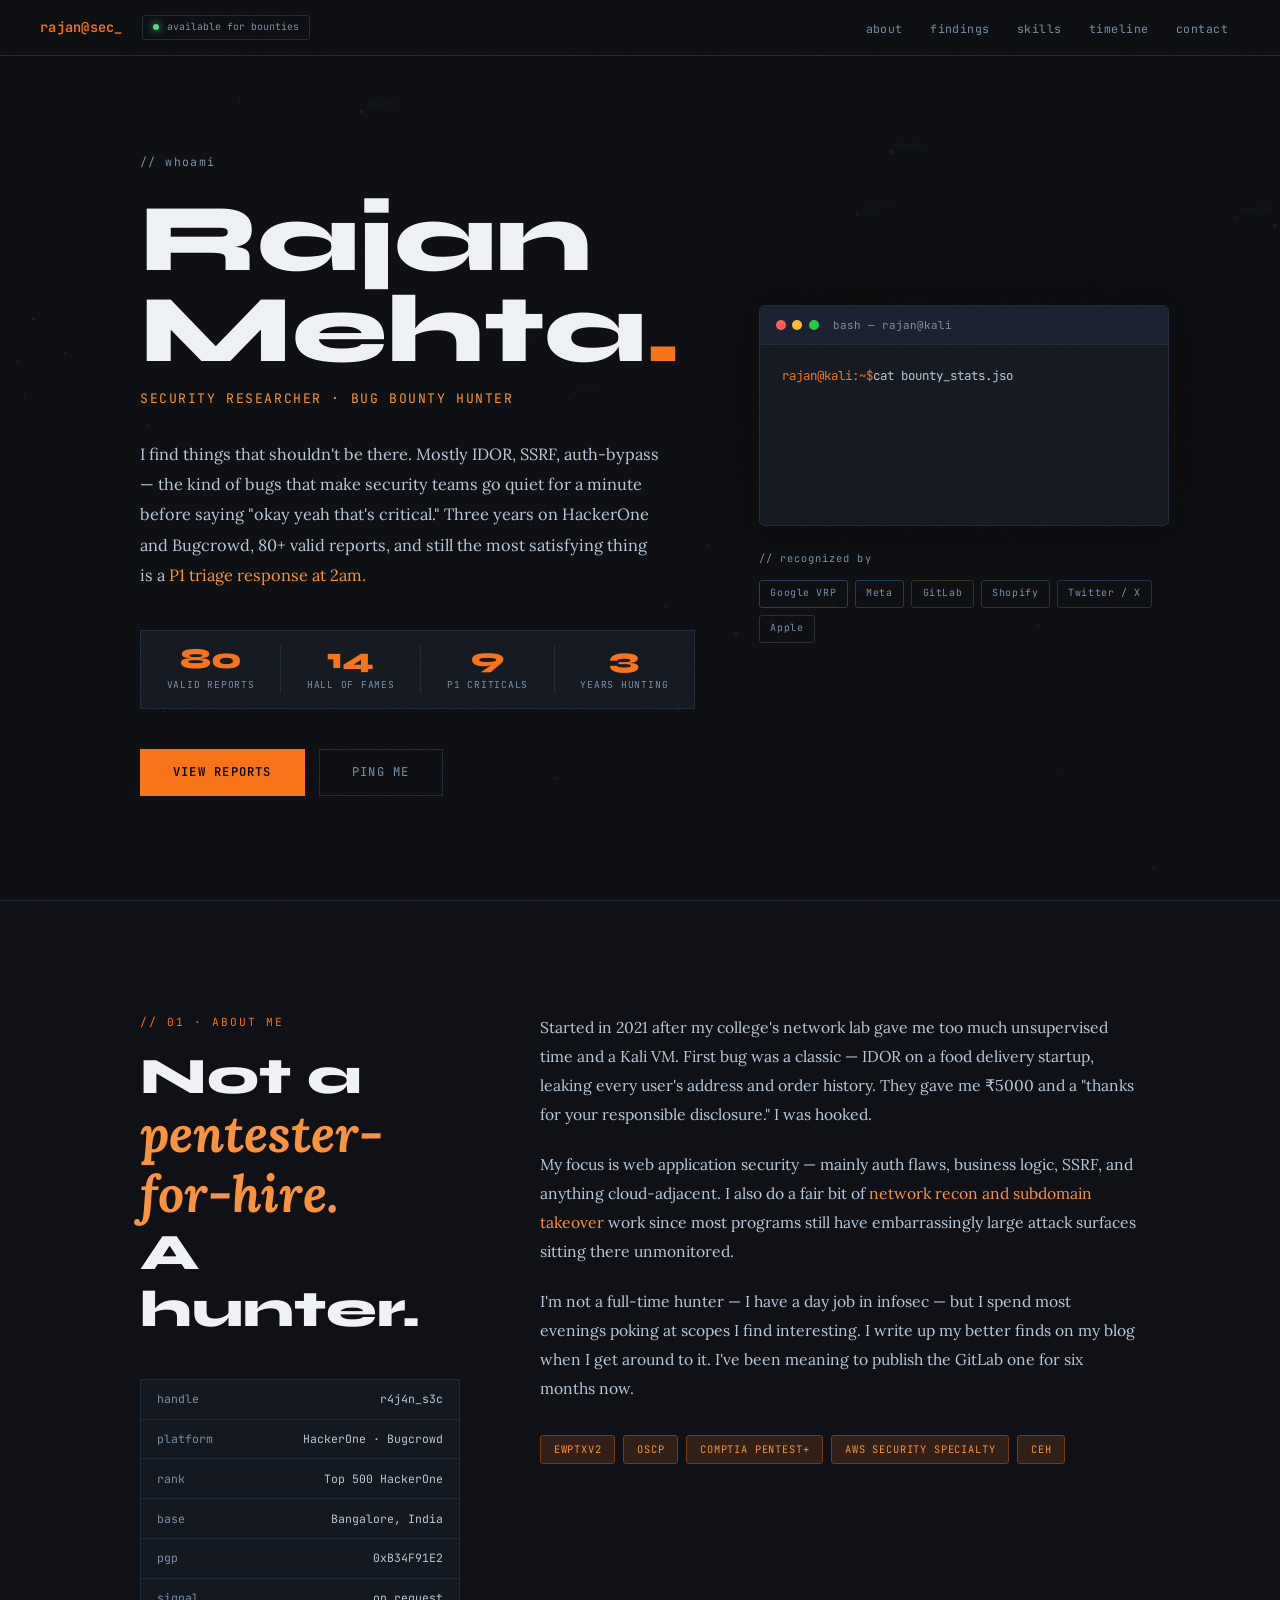
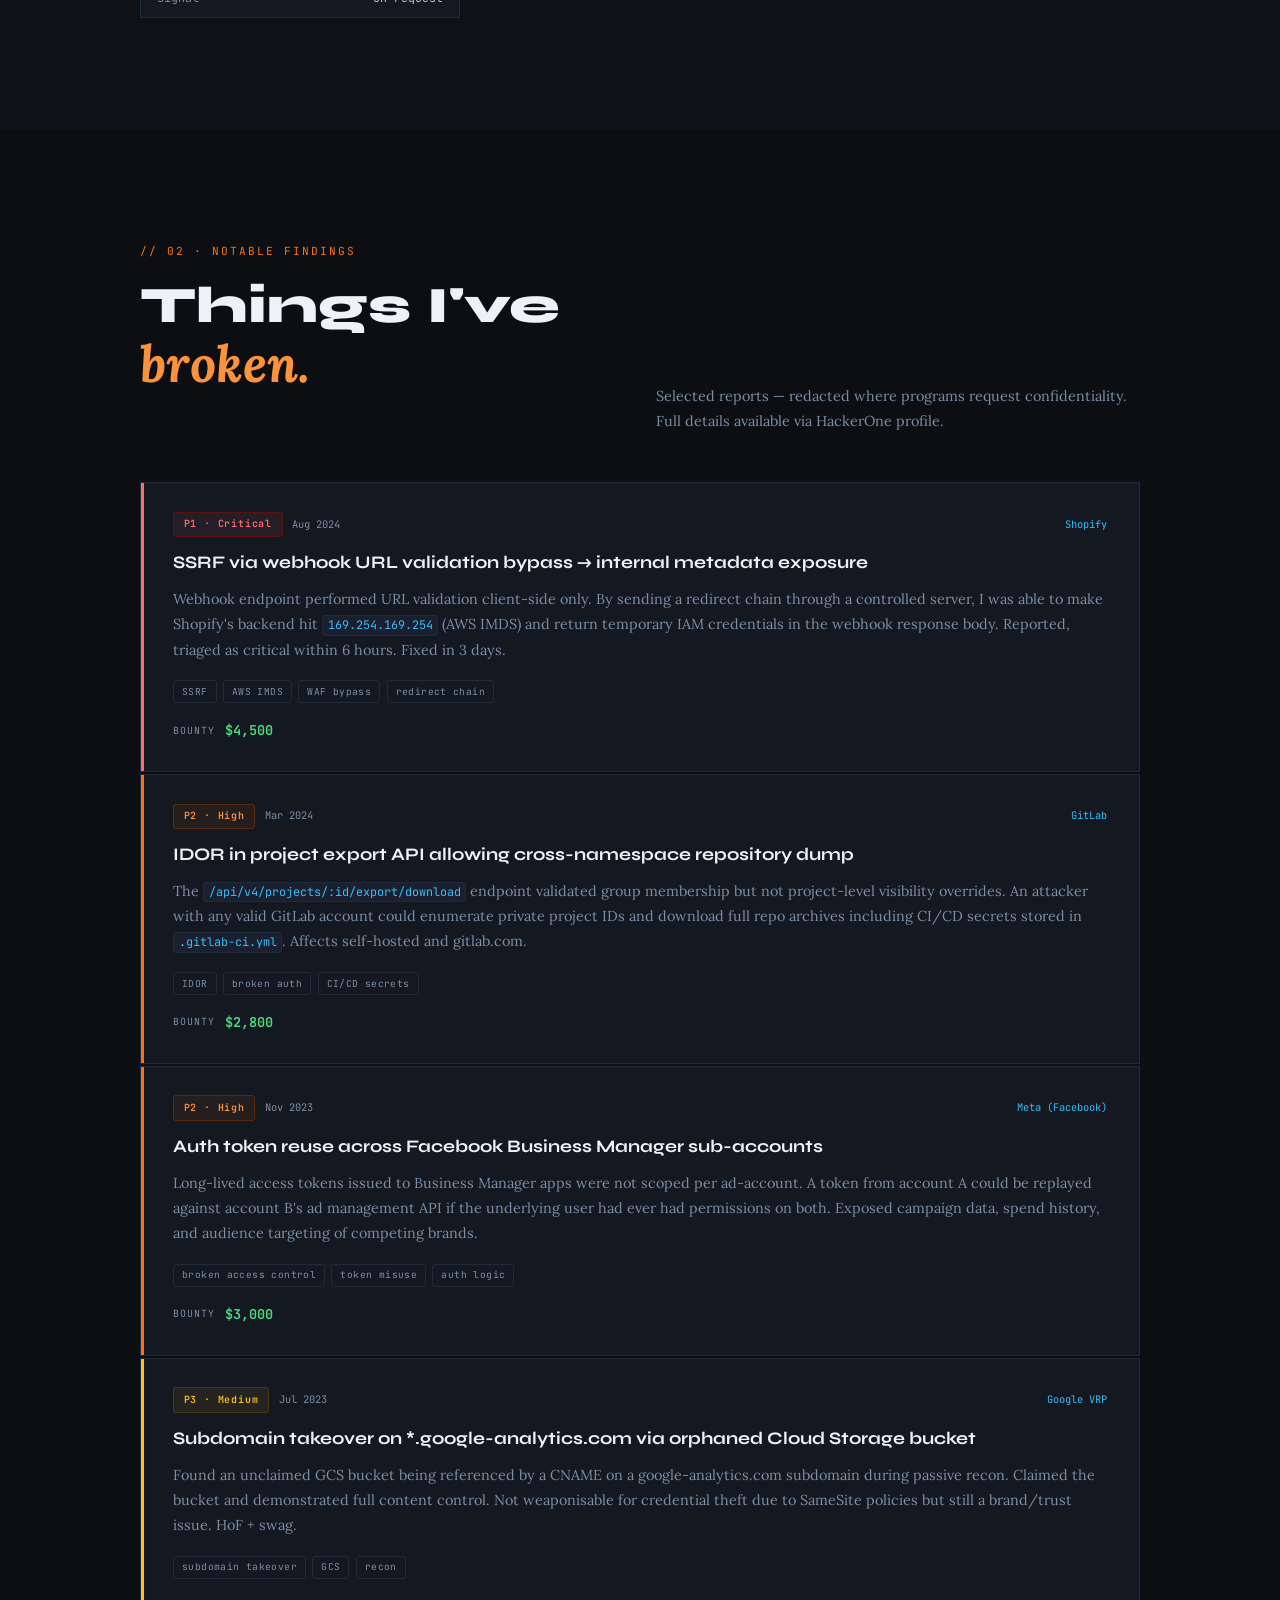
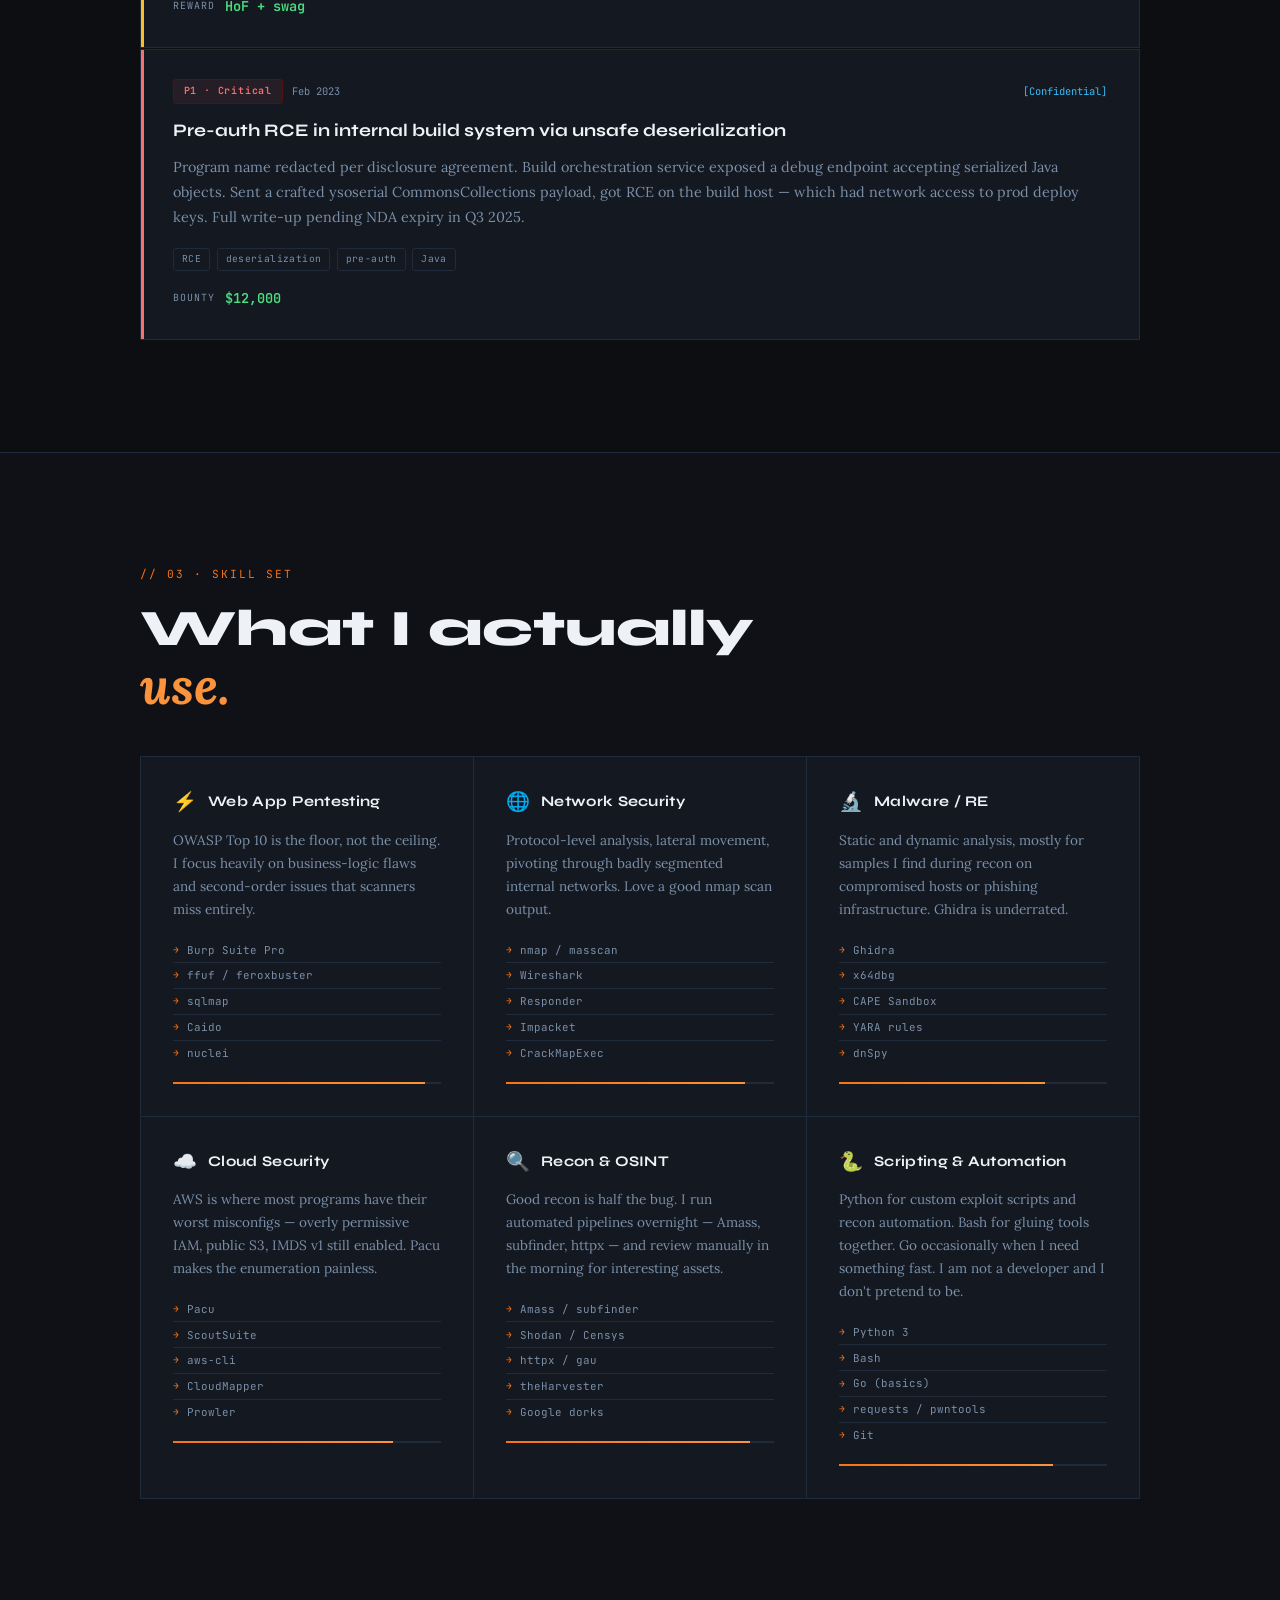
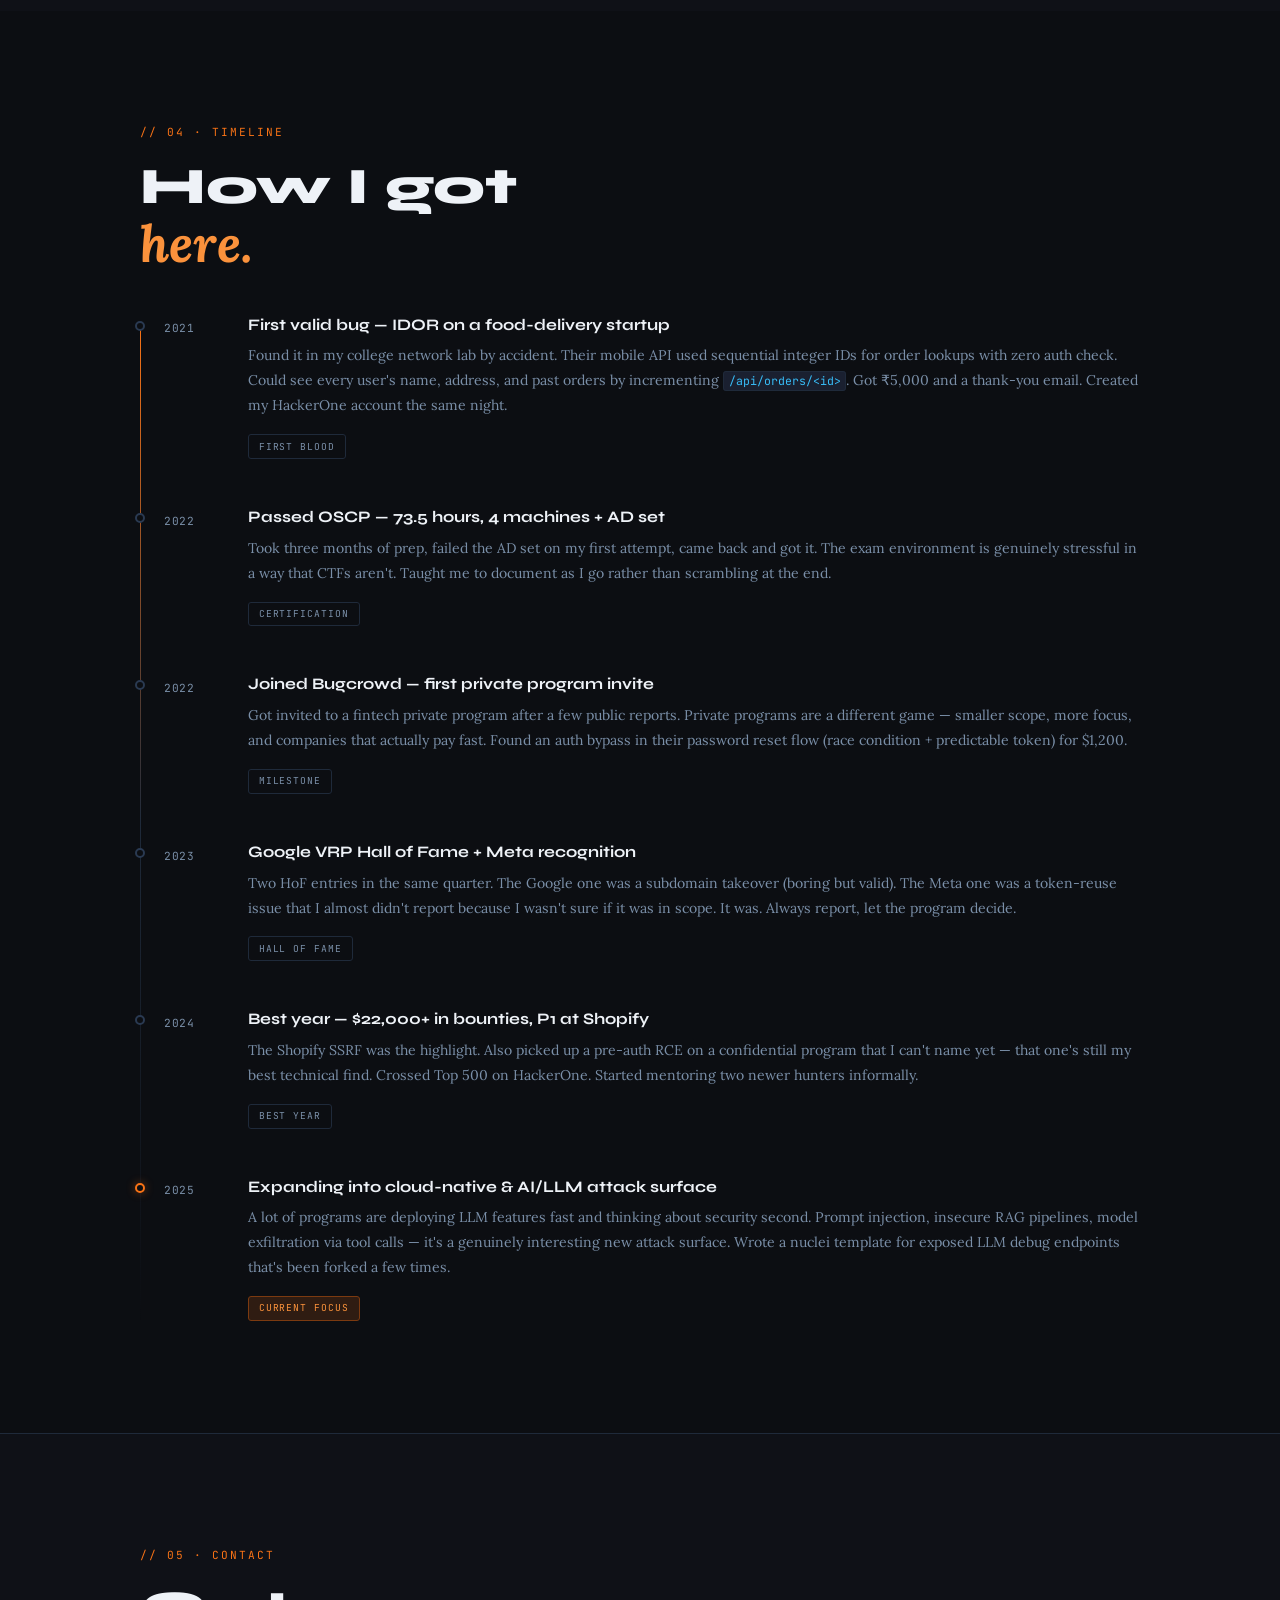
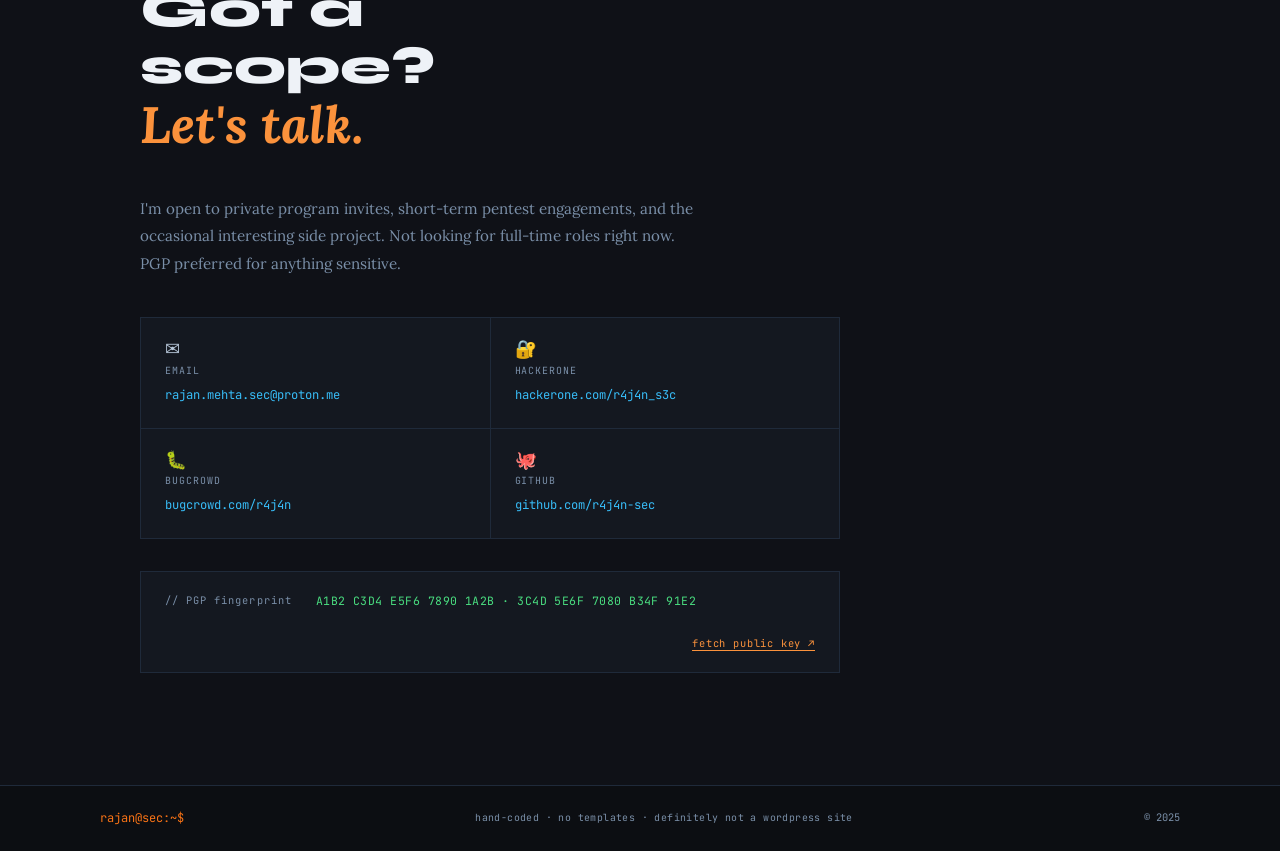
<file: Phase 1/Task 1/index.html>
<!DOCTYPE html>
<html lang="en">
<head>
  <meta charset="UTF-8" />
  <meta name="viewport" content="width=device-width, initial-scale=1.0" />
  <meta name="description" content="Rajan Mehta — Independent Security Researcher & Bug Bounty Hunter. Hall of Fames at Google, Meta, GitLab, Shopify." />
  <title>Rajan Mehta · Security Researcher</title>
  <link rel="preconnect" href="https://fonts.googleapis.com" />
  <link href="https://fonts.googleapis.com/css2?family=JetBrains+Mono:ital,wght@0,300;0,400;0,600;0,700;1,300;1,400&family=Syne:wght@400;600;700;800&family=Lora:ital,wght@0,400;1,400;1,600&display=swap" rel="stylesheet" />
  <link rel="stylesheet" href="style.css" />
</head>
<body>

  <!-- ░░ NOISE OVERLAY ░░ -->
  <div class="noise" aria-hidden="true"></div>

  <!-- ░░ NAV ░░ -->
  <nav id="navbar">
    <div class="nav-brand">
      <a href="#hero" class="brand-handle">rajan@sec<span class="blink">_</span></a>
      <span class="brand-status">
        <span class="dot"></span>available for bounties
      </span>
    </div>
    <ul class="nav-links">
      <li><a href="#about">about</a></li>
      <li><a href="#findings">findings</a></li>
      <li><a href="#skills">skills</a></li>
      <li><a href="#timeline">timeline</a></li>
      <li><a href="#contact">contact</a></li>
    </ul>
    <button class="nav-toggle" id="navToggle" aria-label="Menu">
      <span></span><span></span><span></span>
    </button>
  </nav>

  <!-- ░░ HERO ░░ -->
  <section id="hero">
    <canvas id="particle-canvas" aria-hidden="true"></canvas>

    <div class="hero-content">
      <p class="hero-tag">// whoami</p>

      <h1 class="hero-name">
        <span class="line1">Rajan</span>
        <span class="line2">Mehta<span class="dot-accent">.</span></span>
      </h1>

      <p class="hero-role">Security Researcher · Bug Bounty Hunter</p>

      <p class="hero-bio">
        I find things that shouldn't be there. Mostly IDOR, SSRF, auth-bypass — the kind
        of bugs that make security teams go quiet for a minute before saying "okay yeah
        that's critical." Three years on HackerOne and Bugcrowd, 80+ valid reports, and
        still the most satisfying thing is a <span class="hi-orange">P1 triage response at 2am.</span>
      </p>

      <div class="hero-stats">
        <div class="stat">
          <span class="stat-n" data-target="80">0</span>
          <span class="stat-l">Valid Reports</span>
        </div>
        <div class="stat-div"></div>
        <div class="stat">
          <span class="stat-n" data-target="14">0</span>
          <span class="stat-l">Hall of Fames</span>
        </div>
        <div class="stat-div"></div>
        <div class="stat">
          <span class="stat-n" data-target="9">0</span>
          <span class="stat-l">P1 Criticals</span>
        </div>
        <div class="stat-div"></div>
        <div class="stat">
          <span class="stat-n" data-target="3">0</span>
          <span class="stat-l">Years Hunting</span>
        </div>
      </div>

      <div class="hero-actions">
        <a href="#findings" class="btn-primary">view reports</a>
        <a href="#contact" class="btn-ghost">ping me</a>
      </div>
    </div>

    <div class="hero-side">
      <div class="terminal-box">
        <div class="term-bar">
          <div class="term-dots">
            <i class="td red"></i><i class="td yellow"></i><i class="td green"></i>
          </div>
          <span class="term-title">bash — rajan@kali</span>
        </div>
        <div class="term-body" id="termBody">
          <!-- typed by JS -->
        </div>
      </div>

      <div class="hof-strip">
        <p class="hof-label">// recognized by</p>
        <div class="hof-logos">
          <span class="hof-badge google">Google VRP</span>
          <span class="hof-badge meta">Meta</span>
          <span class="hof-badge gitlab">GitLab</span>
          <span class="hof-badge shopify">Shopify</span>
          <span class="hof-badge twitter">Twitter / X</span>
          <span class="hof-badge apple">Apple</span>
        </div>
      </div>
    </div>
  </section>

  <!-- ░░ ABOUT ░░ -->
  <section id="about">
    <div class="section-wrap">
      <div class="about-grid">
        <div class="about-left">
          <div class="sec-label">// 01 · about me</div>
          <h2 class="sec-title">Not a<br><em>pentester-for-hire.</em><br>A hunter.</h2>
          <div class="about-card">
            <div class="about-id-row"><span class="id-k">handle</span><span class="id-v">r4j4n_s3c</span></div>
            <div class="about-id-row"><span class="id-k">platform</span><span class="id-v">HackerOne · Bugcrowd</span></div>
            <div class="about-id-row"><span class="id-k">rank</span><span class="id-v">Top 500 HackerOne</span></div>
            <div class="about-id-row"><span class="id-k">base</span><span class="id-v">Bangalore, India</span></div>
            <div class="about-id-row"><span class="id-k">pgp</span><span class="id-v">0xB34F91E2</span></div>
            <div class="about-id-row"><span class="id-k">signal</span><span class="id-v">on request</span></div>
          </div>
        </div>

        <div class="about-right">
          <p>
            Started in 2021 after my college's network lab gave me too much unsupervised time
            and a Kali VM. First bug was a classic — IDOR on a food delivery startup,
            leaking every user's address and order history. They gave me ₹5000 and a
            "thanks for your responsible disclosure." I was hooked.
          </p>
          <p>
            My focus is web application security — mainly auth flaws, business logic,
            SSRF, and anything cloud-adjacent. I also do a fair bit of
            <span class="hi-orange">network recon and subdomain takeover</span> work since
            most programs still have embarrassingly large attack surfaces sitting
            there unmonitored.
          </p>
          <p>
            I'm not a full-time hunter — I have a day job in infosec — but I spend
            most evenings poking at scopes I find interesting. I write up my better
            finds on my blog when I get around to it. I've been meaning to publish the
            GitLab one for six months now.
          </p>
          <div class="about-certs">
            <span class="cert">eWPTXv2</span>
            <span class="cert">OSCP</span>
            <span class="cert">CompTIA PenTest+</span>
            <span class="cert">AWS Security Specialty</span>
            <span class="cert">CEH</span>
          </div>
        </div>
      </div>
    </div>
  </section>

  <!-- ░░ FINDINGS ░░ -->
  <section id="findings">
    <div class="section-wrap">
      <div class="sec-label">// 02 · notable findings</div>
      <div class="findings-header">
        <h2 class="sec-title">Things I've<br><em>broken.</em></h2>
        <p class="findings-sub">
          Selected reports — redacted where programs request confidentiality.
          Full details available via HackerOne profile.
        </p>
      </div>

      <div class="findings-list">

        <div class="finding-card reveal" data-sev="critical">
          <div class="finding-meta">
            <span class="sev-badge critical">P1 · Critical</span>
            <span class="finding-date">Aug 2024</span>
            <span class="finding-prog">Shopify</span>
          </div>
          <h3 class="finding-title">SSRF via webhook URL validation bypass → internal metadata exposure</h3>
          <p class="finding-desc">
            Webhook endpoint performed URL validation client-side only. By sending a
            redirect chain through a controlled server, I was able to make Shopify's
            backend hit <code>169.254.169.254</code> (AWS IMDS) and return
            temporary IAM credentials in the webhook response body. Reported, triaged
            as critical within 6 hours. Fixed in 3 days.
          </p>
          <div class="finding-tags">
            <span>SSRF</span><span>AWS IMDS</span><span>WAF bypass</span><span>redirect chain</span>
          </div>
          <div class="finding-reward">
            <span class="reward-label">bounty</span>
            <span class="reward-val">$4,500</span>
          </div>
        </div>

        <div class="finding-card reveal" data-sev="high">
          <div class="finding-meta">
            <span class="sev-badge high">P2 · High</span>
            <span class="finding-date">Mar 2024</span>
            <span class="finding-prog">GitLab</span>
          </div>
          <h3 class="finding-title">IDOR in project export API allowing cross-namespace repository dump</h3>
          <p class="finding-desc">
            The <code>/api/v4/projects/:id/export/download</code> endpoint
            validated group membership but not project-level visibility overrides.
            An attacker with any valid GitLab account could enumerate private project
            IDs and download full repo archives including CI/CD secrets stored in
            <code>.gitlab-ci.yml</code>. Affects self-hosted and gitlab.com.
          </p>
          <div class="finding-tags">
            <span>IDOR</span><span>broken auth</span><span>CI/CD secrets</span>
          </div>
          <div class="finding-reward">
            <span class="reward-label">bounty</span>
            <span class="reward-val">$2,800</span>
          </div>
        </div>

        <div class="finding-card reveal" data-sev="high">
          <div class="finding-meta">
            <span class="sev-badge high">P2 · High</span>
            <span class="finding-date">Nov 2023</span>
            <span class="finding-prog">Meta (Facebook)</span>
          </div>
          <h3 class="finding-title">Auth token reuse across Facebook Business Manager sub-accounts</h3>
          <p class="finding-desc">
            Long-lived access tokens issued to Business Manager apps were not scoped
            per ad-account. A token from account A could be replayed against account B's
            ad management API if the underlying user had ever had permissions on both.
            Exposed campaign data, spend history, and audience targeting of competing brands.
          </p>
          <div class="finding-tags">
            <span>broken access control</span><span>token misuse</span><span>auth logic</span>
          </div>
          <div class="finding-reward">
            <span class="reward-label">bounty</span>
            <span class="reward-val">$3,000</span>
          </div>
        </div>

        <div class="finding-card reveal" data-sev="medium">
          <div class="finding-meta">
            <span class="sev-badge medium">P3 · Medium</span>
            <span class="finding-date">Jul 2023</span>
            <span class="finding-prog">Google VRP</span>
          </div>
          <h3 class="finding-title">Subdomain takeover on *.google-analytics.com via orphaned Cloud Storage bucket</h3>
          <p class="finding-desc">
            Found an unclaimed GCS bucket being referenced by a CNAME on a
            google-analytics.com subdomain during passive recon. Claimed the bucket
            and demonstrated full content control. Not weaponisable for credential theft
            due to SameSite policies but still a brand/trust issue. HoF + swag.
          </p>
          <div class="finding-tags">
            <span>subdomain takeover</span><span>GCS</span><span>recon</span>
          </div>
          <div class="finding-reward">
            <span class="reward-label">reward</span>
            <span class="reward-val">HoF + swag</span>
          </div>
        </div>

        <div class="finding-card reveal" data-sev="critical">
          <div class="finding-meta">
            <span class="sev-badge critical">P1 · Critical</span>
            <span class="finding-date">Feb 2023</span>
            <span class="finding-prog">[Confidential]</span>
          </div>
          <h3 class="finding-title">Pre-auth RCE in internal build system via unsafe deserialization</h3>
          <p class="finding-desc">
            Program name redacted per disclosure agreement. Build orchestration
            service exposed a debug endpoint accepting serialized Java objects.
            Sent a crafted ysoserial CommonsCollections payload, got RCE on the
            build host — which had network access to prod deploy keys. Full write-up
            pending NDA expiry in Q3 2025.
          </p>
          <div class="finding-tags">
            <span>RCE</span><span>deserialization</span><span>pre-auth</span><span>Java</span>
          </div>
          <div class="finding-reward">
            <span class="reward-label">bounty</span>
            <span class="reward-val">$12,000</span>
          </div>
        </div>

      </div>
    </div>
  </section>

  <!-- ░░ SKILLS ░░ -->
  <section id="skills">
    <div class="section-wrap">
      <div class="sec-label">// 03 · skill set</div>
      <h2 class="sec-title">What I actually<br><em>use.</em></h2>

      <div class="skills-grid">

        <div class="skill-block reveal">
          <div class="skill-block-head">
            <span class="skill-ico">⚡</span>
            <span class="skill-name">Web App Pentesting</span>
          </div>
          <p class="skill-desc">
            OWASP Top 10 is the floor, not the ceiling. I focus heavily on
            business-logic flaws and second-order issues that scanners miss entirely.
          </p>
          <ul class="skill-tools">
            <li>Burp Suite Pro</li>
            <li>ffuf / feroxbuster</li>
            <li>sqlmap</li>
            <li>Caido</li>
            <li>nuclei</li>
          </ul>
          <div class="skill-bar-wrap"><div class="skill-bar" data-w="94"></div></div>
        </div>

        <div class="skill-block reveal">
          <div class="skill-block-head">
            <span class="skill-ico">🌐</span>
            <span class="skill-name">Network Security</span>
          </div>
          <p class="skill-desc">
            Protocol-level analysis, lateral movement, pivoting through badly
            segmented internal networks. Love a good nmap scan output.
          </p>
          <ul class="skill-tools">
            <li>nmap / masscan</li>
            <li>Wireshark</li>
            <li>Responder</li>
            <li>Impacket</li>
            <li>CrackMapExec</li>
          </ul>
          <div class="skill-bar-wrap"><div class="skill-bar" data-w="88"></div></div>
        </div>

        <div class="skill-block reveal">
          <div class="skill-block-head">
            <span class="skill-ico">🔬</span>
            <span class="skill-name">Malware / RE</span>
          </div>
          <p class="skill-desc">
            Static and dynamic analysis, mostly for samples I find during recon on
            compromised hosts or phishing infrastructure. Ghidra is underrated.
          </p>
          <ul class="skill-tools">
            <li>Ghidra</li>
            <li>x64dbg</li>
            <li>CAPE Sandbox</li>
            <li>YARA rules</li>
            <li>dnSpy</li>
          </ul>
          <div class="skill-bar-wrap"><div class="skill-bar" data-w="76"></div></div>
        </div>

        <div class="skill-block reveal">
          <div class="skill-block-head">
            <span class="skill-ico">☁️</span>
            <span class="skill-name">Cloud Security</span>
          </div>
          <p class="skill-desc">
            AWS is where most programs have their worst misconfigs — overly permissive
            IAM, public S3, IMDS v1 still enabled. Pacu makes the enumeration painless.
          </p>
          <ul class="skill-tools">
            <li>Pacu</li>
            <li>ScoutSuite</li>
            <li>aws-cli</li>
            <li>CloudMapper</li>
            <li>Prowler</li>
          </ul>
          <div class="skill-bar-wrap"><div class="skill-bar" data-w="82"></div></div>
        </div>

        <div class="skill-block reveal">
          <div class="skill-block-head">
            <span class="skill-ico">🔍</span>
            <span class="skill-name">Recon & OSINT</span>
          </div>
          <p class="skill-desc">
            Good recon is half the bug. I run automated pipelines overnight —
            Amass, subfinder, httpx — and review manually in the morning for
            interesting assets.
          </p>
          <ul class="skill-tools">
            <li>Amass / subfinder</li>
            <li>Shodan / Censys</li>
            <li>httpx / gau</li>
            <li>theHarvester</li>
            <li>Google dorks</li>
          </ul>
          <div class="skill-bar-wrap"><div class="skill-bar" data-w="91"></div></div>
        </div>

        <div class="skill-block reveal">
          <div class="skill-block-head">
            <span class="skill-ico">🐍</span>
            <span class="skill-name">Scripting & Automation</span>
          </div>
          <p class="skill-desc">
            Python for custom exploit scripts and recon automation. Bash for gluing
            tools together. Go occasionally when I need something fast.
            I am not a developer and I don't pretend to be.
          </p>
          <ul class="skill-tools">
            <li>Python 3</li>
            <li>Bash</li>
            <li>Go (basics)</li>
            <li>requests / pwntools</li>
            <li>Git</li>
          </ul>
          <div class="skill-bar-wrap"><div class="skill-bar" data-w="79"></div></div>
        </div>

      </div>
    </div>
  </section>

  <!-- ░░ TIMELINE ░░ -->
  <section id="timeline">
    <div class="section-wrap">
      <div class="sec-label">// 04 · timeline</div>
      <h2 class="sec-title">How I got<br><em>here.</em></h2>

      <div class="tl-list">

        <div class="tl-item reveal">
          <div class="tl-marker"></div>
          <div class="tl-date">2021</div>
          <div class="tl-body">
            <h3 class="tl-title">First valid bug — IDOR on a food-delivery startup</h3>
            <p class="tl-text">
              Found it in my college network lab by accident. Their mobile API
              used sequential integer IDs for order lookups with zero auth check.
              Could see every user's name, address, and past orders by incrementing
              <code>/api/orders/&lt;id&gt;</code>. Got ₹5,000 and a thank-you email.
              Created my HackerOne account the same night.
            </p>
            <span class="tl-tag">first blood</span>
          </div>
        </div>

        <div class="tl-item reveal">
          <div class="tl-marker"></div>
          <div class="tl-date">2022</div>
          <div class="tl-body">
            <h3 class="tl-title">Passed OSCP — 73.5 hours, 4 machines + AD set</h3>
            <p class="tl-text">
              Took three months of prep, failed the AD set on my first attempt,
              came back and got it. The exam environment is genuinely stressful
              in a way that CTFs aren't. Taught me to document as I go rather
              than scrambling at the end.
            </p>
            <span class="tl-tag">certification</span>
          </div>
        </div>

        <div class="tl-item reveal">
          <div class="tl-marker"></div>
          <div class="tl-date">2022</div>
          <div class="tl-body">
            <h3 class="tl-title">Joined Bugcrowd — first private program invite</h3>
            <p class="tl-text">
              Got invited to a fintech private program after a few public reports.
              Private programs are a different game — smaller scope, more focus,
              and companies that actually pay fast. Found an auth bypass in their
              password reset flow (race condition + predictable token) for $1,200.
            </p>
            <span class="tl-tag">milestone</span>
          </div>
        </div>

        <div class="tl-item reveal">
          <div class="tl-marker"></div>
          <div class="tl-date">2023</div>
          <div class="tl-body">
            <h3 class="tl-title">Google VRP Hall of Fame + Meta recognition</h3>
            <p class="tl-text">
              Two HoF entries in the same quarter. The Google one was a subdomain
              takeover (boring but valid). The Meta one was a token-reuse issue
              that I almost didn't report because I wasn't sure if it was in scope.
              It was. Always report, let the program decide.
            </p>
            <span class="tl-tag">hall of fame</span>
          </div>
        </div>

        <div class="tl-item reveal">
          <div class="tl-marker"></div>
          <div class="tl-date">2024</div>
          <div class="tl-body">
            <h3 class="tl-title">Best year — $22,000+ in bounties, P1 at Shopify</h3>
            <p class="tl-text">
              The Shopify SSRF was the highlight. Also picked up a pre-auth RCE on a
              confidential program that I can't name yet — that one's still my best
              technical find. Crossed Top 500 on HackerOne. Started mentoring two
              newer hunters informally.
            </p>
            <span class="tl-tag">best year</span>
          </div>
        </div>

        <div class="tl-item reveal">
          <div class="tl-marker active"></div>
          <div class="tl-date">2025</div>
          <div class="tl-body">
            <h3 class="tl-title">Expanding into cloud-native & AI/LLM attack surface</h3>
            <p class="tl-text">
              A lot of programs are deploying LLM features fast and thinking about
              security second. Prompt injection, insecure RAG pipelines, model
              exfiltration via tool calls — it's a genuinely interesting new attack
              surface. Wrote a nuclei template for exposed LLM debug endpoints
              that's been forked a few times.
            </p>
            <span class="tl-tag orange">current focus</span>
          </div>
        </div>

      </div>
    </div>
  </section>

  <!-- ░░ CONTACT ░░ -->
  <section id="contact">
    <div class="section-wrap">
      <div class="contact-inner">
        <div class="sec-label">// 05 · contact</div>
        <h2 class="sec-title contact-title">
          Got a scope?<br><em>Let's talk.</em>
        </h2>
        <p class="contact-note">
          I'm open to private program invites, short-term pentest engagements, and
          the occasional interesting side project. Not looking for full-time roles
          right now. PGP preferred for anything sensitive.
        </p>

        <div class="contact-channels">
          <a href="mailto:rajan.mehta.sec@proton.me" class="channel-card">
            <span class="ch-icon">✉</span>
            <span class="ch-label">email</span>
            <span class="ch-val">rajan.mehta.sec@proton.me</span>
          </a>
          <a href="#" class="channel-card">
            <span class="ch-icon">🔐</span>
            <span class="ch-label">hackerone</span>
            <span class="ch-val">hackerone.com/r4j4n_s3c</span>
          </a>
          <a href="#" class="channel-card">
            <span class="ch-icon">🐛</span>
            <span class="ch-label">bugcrowd</span>
            <span class="ch-val">bugcrowd.com/r4j4n</span>
          </a>
          <a href="#" class="channel-card">
            <span class="ch-icon">🐙</span>
            <span class="ch-label">github</span>
            <span class="ch-val">github.com/r4j4n-sec</span>
          </a>
        </div>

        <div class="pgp-box">
          <p class="pgp-label">// PGP fingerprint</p>
          <code class="pgp-fp">A1B2 C3D4 E5F6 7890 1A2B · 3C4D 5E6F 7080 B34F 91E2</code>
          <a href="#" class="pgp-link">fetch public key ↗</a>
        </div>
      </div>
    </div>
  </section>

  <!-- ░░ FOOTER ░░ -->
  <footer>
    <div class="footer-inner">
      <span class="footer-brand">rajan@sec:~$</span>
      <span class="footer-note">hand-coded · no templates · definitely not a wordpress site</span>
      <span class="footer-year">© 2025</span>
    </div>
  </footer>

  <script src="script.js"></script>
</body>
</html>
</file>
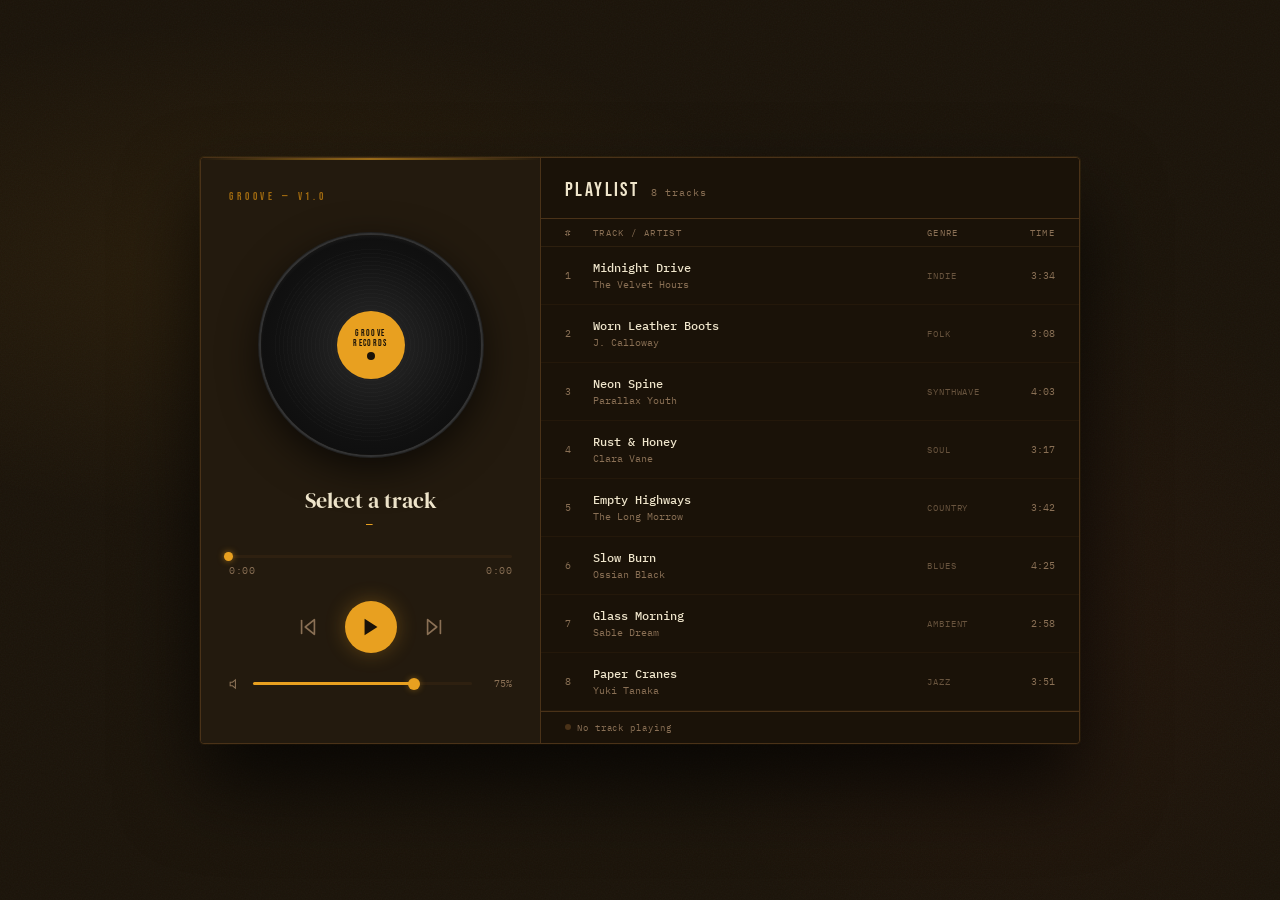
<file: Phase 2/Task 1/index.html>
<!DOCTYPE html>
<html lang="en">
<head>
  <meta charset="UTF-8" />
  <meta name="viewport" content="width=device-width, initial-scale=1.0"/>
  <title>Groove — Music Player</title>
  <link href="https://fonts.googleapis.com/css2?family=Bebas+Neue&family=DM+Serif+Display:ital@0;1&family=IBM+Plex+Mono:wght@300;400;500&display=swap" rel="stylesheet"/>
  <link rel="stylesheet" href="style.css"/>
</head>
<body>

<div class="wrapper">

  <!-- LEFT: Player -->
  <div class="player-panel">
    <div class="brand">Groove &mdash; v1.0</div>

    <div class="vinyl-wrap">
      <div class="vinyl" id="vinyl">
        <div class="vinyl-label">
          <div class="vinyl-label-text">GROOVE<br>RECORDS</div>
          <div class="vinyl-hole"></div>
        </div>
      </div>
    </div>

    <div class="now-playing">
      <div class="track-title" id="trackTitle">Select a track</div>
      <div class="track-artist" id="trackArtist">&mdash;</div>
    </div>

    <div class="progress-section">
      <div class="progress-bar" id="progressBar">
        <div class="progress-fill" id="progressFill"></div>
      </div>
      <div class="time-row">
        <span id="timeCurrent">0:00</span>
        <span id="timeTotal">0:00</span>
      </div>
    </div>

    <div class="controls">
      <button class="ctrl-btn" id="btnPrev" title="Previous">
        <svg width="22" height="22" viewBox="0 0 24 24" fill="none" stroke="currentColor" stroke-width="1.8" stroke-linecap="round" stroke-linejoin="round">
          <polygon points="19 20 9 12 19 4 19 20"/>
          <line x1="5" y1="19" x2="5" y2="5"/>
        </svg>
      </button>

      <button class="ctrl-btn main" id="btnPlay" title="Play/Pause">
        <svg id="iconPlay" width="22" height="22" viewBox="0 0 24 24" fill="currentColor">
          <polygon points="5 3 19 12 5 21 5 3"/>
        </svg>
        <svg id="iconPause" width="22" height="22" viewBox="0 0 24 24" fill="currentColor" style="display:none">
          <rect x="6" y="4" width="4" height="16" rx="1"/>
          <rect x="14" y="4" width="4" height="16" rx="1"/>
        </svg>
      </button>

      <button class="ctrl-btn" id="btnNext" title="Next">
        <svg width="22" height="22" viewBox="0 0 24 24" fill="none" stroke="currentColor" stroke-width="1.8" stroke-linecap="round" stroke-linejoin="round">
          <polygon points="5 4 15 12 5 20 5 4"/>
          <line x1="19" y1="5" x2="19" y2="19"/>
        </svg>
      </button>
    </div>

    <div class="volume-row">
      <svg class="vol-icon" width="14" height="14" viewBox="0 0 24 24" fill="none" stroke="currentColor" stroke-width="1.8">
        <polygon points="11 5 6 9 2 9 2 15 6 15 11 19 11 5"/>
      </svg>
      <input class="vol-slider" type="range" id="volSlider" min="0" max="100" value="75"/>
      <span class="vol-pct" id="volPct">75%</span>
    </div>
  </div>

  <!-- RIGHT: Playlist -->
  <div class="playlist-panel">
    <div class="playlist-header">
      <span class="playlist-title">Playlist</span>
      <span class="playlist-count" id="playlistCount">8 tracks</span>
    </div>
    <div class="playlist-cols">
      <span>#</span>
      <span>Track / Artist</span>
      <span>Genre</span>
      <span style="text-align:right">Time</span>
    </div>
    <div class="playlist-body" id="playlistBody"></div>
    <div class="status-bar">
      <span class="status-dot" id="statusDot" style="background:#4a3218;box-shadow:none"></span>
      <span id="statusText">No track playing</span>
    </div>
  </div>

</div>

<script src="script.js"></script>
</body>
</html>
</file>
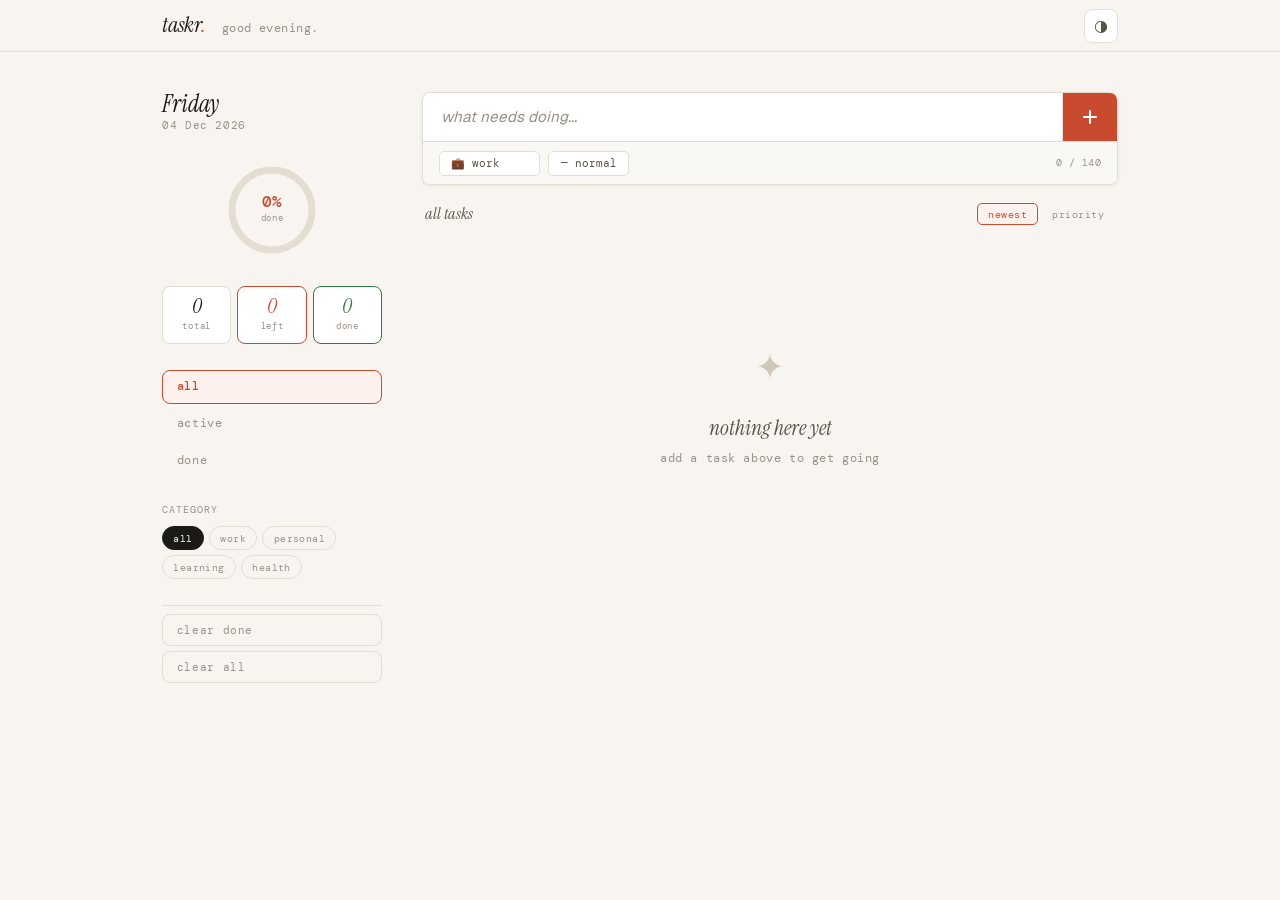
<file: Phase 1/Task 2/todo.html>
<!DOCTYPE html>
<html lang="en">
<head>
  <meta charset="UTF-8" />
  <meta name="viewport" content="width=device-width, initial-scale=1.0" />
  <title>Taskr — do the thing</title>
  <link rel="preconnect" href="https://fonts.googleapis.com" />
  <link href="https://fonts.googleapis.com/css2?family=DM+Mono:ital,wght@0,300;0,400;0,500;1,300&family=Instrument+Serif:ital@0;1&family=Geist:wght@300;400;500;600&display=swap" rel="stylesheet" />
  <link rel="stylesheet" href="todo-style.css" />
</head>
<body>

  <!-- top bar -->
  <header id="topbar">
    <div class="topbar-inner">
      <div class="topbar-left">
        <span class="app-logo">taskr<span class="logo-dot">.</span></span>
        <span class="app-sub" id="greeting">good morning.</span>
      </div>
      <div class="topbar-right">
        <button class="theme-toggle" id="themeToggle" title="toggle theme" aria-label="Toggle theme">
          <span class="theme-icon">◑</span>
        </button>
      </div>
    </div>
  </header>

  <!-- main wrapper -->
  <main>
    <div class="layout">

      <!-- left col: input + filters -->
      <aside class="sidebar">

        <div class="date-block">
          <span class="date-day" id="dateDay"></span>
          <span class="date-full" id="dateFull"></span>
        </div>

        <!-- progress ring -->
        <div class="progress-wrap">
          <svg class="ring-svg" viewBox="0 0 100 100" aria-hidden="true">
            <circle class="ring-bg"   cx="50" cy="50" r="40" />
            <circle class="ring-fill" cx="50" cy="50" r="40" id="ringFill" />
          </svg>
          <div class="ring-label">
            <span class="ring-pct" id="ringPct">0%</span>
            <span class="ring-sub">done</span>
          </div>
        </div>

        <div class="summary-chips">
          <div class="chip" id="chipTotal">
            <span class="chip-n" id="totalN">0</span>
            <span class="chip-l">total</span>
          </div>
          <div class="chip active" id="chipLeft">
            <span class="chip-n" id="leftN">0</span>
            <span class="chip-l">left</span>
          </div>
          <div class="chip done" id="chipDone">
            <span class="chip-n" id="doneN">0</span>
            <span class="chip-l">done</span>
          </div>
        </div>

        <!-- filter buttons -->
        <div class="filter-group" role="group" aria-label="Filter tasks">
          <button class="filter-btn active" data-filter="all">all</button>
          <button class="filter-btn" data-filter="active">active</button>
          <button class="filter-btn" data-filter="completed">done</button>
        </div>

        <!-- category filter -->
        <div class="cat-filter">
          <p class="cat-filter-label">category</p>
          <div class="cat-pills" id="catPills">
            <button class="cat-pill active" data-cat="all">all</button>
            <button class="cat-pill" data-cat="work">work</button>
            <button class="cat-pill" data-cat="personal">personal</button>
            <button class="cat-pill" data-cat="learning">learning</button>
            <button class="cat-pill" data-cat="health">health</button>
          </div>
        </div>

        <div class="sidebar-actions">
          <button class="action-btn" id="clearDone">clear done</button>
          <button class="action-btn danger" id="clearAll">clear all</button>
        </div>

      </aside>

      <!-- right col: input + list -->
      <section class="content">

        <!-- input card -->
        <div class="input-card" id="inputCard">
          <div class="input-row">
            <input
              type="text"
              id="taskInput"
              class="task-input"
              placeholder="what needs doing..."
              maxlength="140"
              autocomplete="off"
              spellcheck="false"
            />
            <button class="add-btn" id="addBtn" aria-label="Add task">
              <svg width="16" height="16" viewBox="0 0 16 16" fill="none">
                <path d="M8 2v12M2 8h12" stroke="currentColor" stroke-width="2" stroke-linecap="round"/>
              </svg>
            </button>
          </div>
          <div class="input-meta">
            <div class="meta-left">
              <select class="meta-select" id="catSelect" aria-label="Category">
                <option value="work">💼 work</option>
                <option value="personal">🏠 personal</option>
                <option value="learning">📚 learning</option>
                <option value="health">💪 health</option>
              </select>
              <select class="meta-select" id="priSelect" aria-label="Priority">
                <option value="normal">— normal</option>
                <option value="high">↑ high</option>
                <option value="low">↓ low</option>
              </select>
            </div>
            <span class="char-count" id="charCount">0 / 140</span>
          </div>
        </div>

        <!-- task list -->
        <div class="list-header" id="listHeader">
          <span class="list-title" id="listTitle">all tasks</span>
          <span class="list-sort">
            <button class="sort-btn active" data-sort="created">newest</button>
            <button class="sort-btn" data-sort="priority">priority</button>
          </span>
        </div>

        <ul class="task-list" id="taskList" role="list" aria-live="polite" aria-label="Task list">
          <!-- tasks injected by JS -->
        </ul>

        <!-- empty state -->
        <div class="empty-state" id="emptyState" hidden>
          <p class="empty-icon" id="emptyIcon">✦</p>
          <p class="empty-title" id="emptyTitle">nothing here</p>
          <p class="empty-sub"  id="emptySub">add a task above to get going</p>
        </div>

      </section>
    </div>
  </main>

  <!-- inline edit modal (hidden by default) -->
  <div class="modal-overlay" id="modalOverlay" hidden aria-modal="true" role="dialog">
    <div class="modal-card">
      <p class="modal-label">edit task</p>
      <input type="text" class="modal-input" id="modalInput" maxlength="140" />
      <div class="modal-actions">
        <button class="modal-save" id="modalSave">save</button>
        <button class="modal-cancel" id="modalCancel">cancel</button>
      </div>
    </div>
  </div>

  <script src="todo-script.js"></script>
</body>
</html>
</file>
<file: Phase 1/Task 1/style.css>
/* =============================================
   Rajan Mehta — Security Researcher Portfolio
   style.css
   ============================================= */

/* ── RESET & VARS ── */
:root {
  --bg:          #0c0e12;
  --bg2:         #0f1117;
  --surface:     #141820;
  --surface2:    #1a2030;
  --border:      #1f2a3a;
  --border-hi:   #2a3a52;
  --orange:      #f97316;
  --orange2:     #fb923c;
  --orange-glow: rgba(249,115,22,0.15);
  --orange-dim:  #7c3a10;
  --blue:        #38bdf8;
  --green:       #4ade80;
  --red:         #f87171;
  --yellow:      #fbbf24;
  --text:        #b8c8da;
  --text2:       #7a8fa8;
  --heading:     #eef2f7;
  --mono:        'JetBrains Mono', 'Cascadia Code', monospace;
  --display:     'Syne', sans-serif;
  --body:        'Lora', Georgia, serif;
}

*, *::before, *::after { box-sizing: border-box; margin: 0; padding: 0; }

html {
  scroll-behavior: smooth;
  font-size: 16px;
}

body {
  background: var(--bg);
  color: var(--text);
  font-family: var(--body);
  font-weight: 400;
  line-height: 1.7;
  overflow-x: hidden;
}

/* NOISE */
.noise {
  position: fixed; inset: 0; z-index: 9000;
  pointer-events: none;
  background-image: url("data:image/svg+xml,%3Csvg xmlns='http://www.w3.org/2000/svg' width='250' height='250'%3E%3Cfilter id='n'%3E%3CfeTurbulence type='fractalNoise' baseFrequency='0.8' numOctaves='4' stitchTiles='stitch'/%3E%3C/filter%3E%3Crect width='250' height='250' filter='url(%23n)' opacity='0.028'/%3E%3C/svg%3E");
  opacity: 1;
}

/* SCROLLBAR */
::-webkit-scrollbar { width: 4px; }
::-webkit-scrollbar-track { background: var(--bg); }
::-webkit-scrollbar-thumb { background: var(--border-hi); border-radius: 2px; }

/* SELECTION */
::selection { background: var(--orange-glow); color: var(--orange2); }

/* ── TYPOGRAPHY ── */
h1, h2, h3 { font-family: var(--display); color: var(--heading); }

em { font-family: var(--body); font-style: italic; color: var(--orange2); }

code {
  font-family: var(--mono);
  font-size: 0.82em;
  background: var(--surface2);
  border: 1px solid var(--border);
  padding: 0.1em 0.4em;
  border-radius: 3px;
  color: var(--blue);
}

a { color: inherit; text-decoration: none; }

/* ── NAV ── */
nav {
  position: fixed; top: 0; left: 0; right: 0; z-index: 500;
  display: flex; align-items: center; justify-content: space-between;
  padding: 0 2.5rem;
  height: 56px;
  background: rgba(12,14,18,0.9);
  backdrop-filter: blur(20px) saturate(1.4);
  border-bottom: 1px solid var(--border);
  transition: border-color 0.3s;
}

nav.scrolled { border-color: var(--border-hi); }

.nav-brand { display: flex; align-items: center; gap: 1.2rem; }

.brand-handle {
  font-family: var(--mono);
  font-size: 0.85rem;
  font-weight: 600;
  color: var(--orange);
  letter-spacing: 0.02em;
}

.brand-status {
  display: flex; align-items: center; gap: 0.45rem;
  font-family: var(--mono); font-size: 0.62rem;
  color: var(--text2); border: 1px solid var(--border);
  padding: 0.22rem 0.65rem; border-radius: 3px;
}

.dot {
  width: 6px; height: 6px; border-radius: 50%;
  background: var(--green);
  box-shadow: 0 0 8px var(--green);
  flex-shrink: 0;
  animation: pulse-dot 2.5s ease-in-out infinite;
}

.nav-links {
  display: flex; gap: 0.2rem; list-style: none;
}

.nav-links a {
  font-family: var(--mono); font-size: 0.72rem;
  color: var(--text2); padding: 0.3rem 0.75rem;
  border-radius: 4px;
  transition: color 0.18s, background 0.18s;
  letter-spacing: 0.04em;
}

.nav-links a:hover { color: var(--text); background: var(--surface); }

.nav-toggle {
  display: none; flex-direction: column; gap: 5px;
  background: none; border: none; cursor: pointer; padding: 4px;
}

.nav-toggle span {
  display: block; width: 22px; height: 1.5px;
  background: var(--text2); border-radius: 2px;
  transition: transform 0.25s, opacity 0.25s;
}

/* ── SHARED SECTION STYLES ── */
section { position: relative; z-index: 1; }

.section-wrap {
  max-width: 1080px;
  margin: 0 auto;
  padding: 7rem 2.5rem;
}

.sec-label {
  font-family: var(--mono); font-size: 0.7rem;
  color: var(--orange); letter-spacing: 0.18em;
  text-transform: uppercase; margin-bottom: 1rem;
}

.sec-title {
  font-family: var(--display);
  font-size: clamp(2rem, 4.5vw, 3.2rem);
  font-weight: 800;
  line-height: 1.12;
  color: var(--heading);
  margin-bottom: 2.5rem;
}

/* highlight */
.hi-orange { color: var(--orange2); }

/* reveal animation */
.reveal {
  opacity: 0;
  transform: translateY(24px);
  transition: opacity 0.65s ease, transform 0.65s ease;
}

.reveal.visible {
  opacity: 1;
  transform: translateY(0);
}

/* ── HERO ── */
#hero {
  min-height: 100vh;
  display: grid;
  grid-template-columns: 1fr 410px;
  gap: 4rem;
  align-items: center;
  padding: 7rem 2.5rem 4rem;
  max-width: 1080px;
  margin: 0 auto;
  position: relative;
}

#particle-canvas {
  position: fixed; top: 0; left: 0;
  width: 100%; height: 100%;
  z-index: 0; pointer-events: none;
  opacity: 0.35;
}

.hero-content { position: relative; z-index: 2; }

.hero-tag {
  font-family: var(--mono); font-size: 0.72rem;
  color: var(--text2); letter-spacing: 0.12em;
  margin-bottom: 1.3rem;
}

.hero-name {
  font-size: clamp(3.2rem, 7.5vw, 6rem);
  font-weight: 800;
  line-height: 0.95;
  margin-bottom: 0.8rem;
}

.hero-name .line1 {
  display: block;
  color: var(--heading);
}

.hero-name .line2 {
  display: block;
  color: var(--heading);
}

.dot-accent { color: var(--orange); }

.hero-role {
  font-family: var(--mono); font-size: 0.82rem;
  color: var(--orange2); letter-spacing: 0.12em;
  margin-bottom: 1.8rem;
  text-transform: uppercase;
}

.hero-bio {
  font-size: 1.02rem; line-height: 1.85;
  color: var(--text); max-width: 520px;
  margin-bottom: 2.5rem;
}

/* stats strip */
.hero-stats {
  display: flex; align-items: center; gap: 0;
  margin-bottom: 2.5rem;
  border: 1px solid var(--border);
  background: var(--surface);
  width: fit-content;
}

.stat {
  display: flex; flex-direction: column;
  align-items: center; gap: 0.2rem;
  padding: 0.9rem 1.6rem;
}

.stat-n {
  font-family: var(--display);
  font-size: 1.8rem; font-weight: 800;
  color: var(--orange); line-height: 1;
}

.stat-l {
  font-family: var(--mono); font-size: 0.6rem;
  color: var(--text2); letter-spacing: 0.08em;
  text-transform: uppercase; white-space: nowrap;
}

.stat-div {
  width: 1px; height: 48px;
  background: var(--border);
  flex-shrink: 0;
}

/* CTA buttons */
.hero-actions { display: flex; gap: 0.9rem; flex-wrap: wrap; }

.btn-primary {
  display: inline-block;
  padding: 0.75rem 2rem;
  background: var(--orange);
  color: #000; font-family: var(--mono);
  font-size: 0.76rem; font-weight: 600;
  letter-spacing: 0.1em; text-transform: uppercase;
  border: 1px solid var(--orange);
  transition: background 0.2s, color 0.2s, transform 0.15s;
}

.btn-primary:hover {
  background: transparent;
  color: var(--orange);
  transform: translateY(-2px);
}

.btn-ghost {
  display: inline-block;
  padding: 0.75rem 2rem;
  background: transparent;
  color: var(--text2); font-family: var(--mono);
  font-size: 0.76rem; font-weight: 400;
  letter-spacing: 0.1em; text-transform: uppercase;
  border: 1px solid var(--border);
  transition: border-color 0.2s, color 0.2s, transform 0.15s;
}

.btn-ghost:hover {
  border-color: var(--text2);
  color: var(--text);
  transform: translateY(-2px);
}

/* ── HERO SIDE ── */
.hero-side { position: relative; z-index: 2; }

/* TERMINAL BOX */
.terminal-box {
  border: 1px solid var(--border);
  background: var(--surface);
  border-radius: 6px;
  overflow: hidden;
  box-shadow: 0 0 40px rgba(0,0,0,0.5), 0 0 80px rgba(249,115,22,0.04);
  margin-bottom: 1.5rem;
}

.term-bar {
  display: flex; align-items: center; gap: 0.6rem;
  padding: 0.6rem 1rem;
  background: var(--surface2);
  border-bottom: 1px solid var(--border);
}

.term-dots { display: flex; gap: 0.4rem; }
.td { display: block; width: 10px; height: 10px; border-radius: 50%; }
.td.red    { background: #ff5f57; }
.td.yellow { background: #febc2e; }
.td.green  { background: #28c840; }

.term-title {
  font-family: var(--mono); font-size: 0.68rem;
  color: var(--text2); margin-left: 0.3rem;
}

.term-body {
  padding: 1.2rem 1.4rem;
  font-family: var(--mono); font-size: 0.78rem;
  line-height: 1.9; min-height: 180px;
}

.t-prompt { color: var(--orange); }
.t-cmd    { color: var(--text); }
.t-out    { color: var(--text2); display: block; padding-left: 0.5rem; }
.t-out.ok { color: var(--green); }
.t-out.hi { color: var(--blue); }
.t-out.warn { color: var(--yellow); }
.t-cursor {
  display: inline-block; width: 8px; height: 14px;
  background: var(--orange); vertical-align: sub;
  animation: blink 1.1s step-end infinite; margin-left: 2px;
}

/* HoF STRIP */
.hof-strip {}
.hof-label {
  font-family: var(--mono); font-size: 0.65rem;
  color: var(--text2); letter-spacing: 0.1em;
  margin-bottom: 0.75rem;
}

.hof-logos {
  display: flex; flex-wrap: wrap; gap: 0.45rem;
}

.hof-badge {
  font-family: var(--mono); font-size: 0.62rem;
  letter-spacing: 0.06em; padding: 0.28rem 0.65rem;
  border: 1px solid var(--border); color: var(--text2);
  border-radius: 3px;
  transition: border-color 0.2s, color 0.2s;
}

.hof-badge:hover { border-color: var(--border-hi); color: var(--text); }

.hof-badge.google  { border-color: #2a3a5a; }
.hof-badge.meta    { border-color: #1a3a5a; }
.hof-badge.gitlab  { border-color: #3a2a1a; }
.hof-badge.shopify { border-color: #1a3a2a; }
.hof-badge.twitter { border-color: #1a3050; }
.hof-badge.apple   { border-color: #2a2a3a; }

/* ── ABOUT ── */
#about { background: var(--bg2); border-top: 1px solid var(--border); }

.about-grid {
  display: grid; grid-template-columns: 320px 1fr;
  gap: 5rem; align-items: start;
}

.about-left {}

.about-card {
  border: 1px solid var(--border);
  background: var(--surface);
  margin-top: 2rem;
  overflow: hidden;
}

.about-id-row {
  display: flex; justify-content: space-between;
  align-items: center; gap: 1rem;
  padding: 0.6rem 1rem;
  border-bottom: 1px solid var(--border);
  font-family: var(--mono); font-size: 0.72rem;
}

.about-id-row:last-child { border-bottom: none; }

.id-k { color: var(--text2); flex-shrink: 0; }
.id-v { color: var(--text); text-align: right; word-break: break-all; }

.about-right p {
  font-size: 0.98rem; line-height: 1.85;
  margin-bottom: 1.3rem;
  color: var(--text);
}

.about-certs {
  display: flex; flex-wrap: wrap; gap: 0.5rem;
  margin-top: 2rem;
}

.cert {
  font-family: var(--mono); font-size: 0.65rem;
  letter-spacing: 0.08em; text-transform: uppercase;
  padding: 0.3rem 0.8rem;
  border: 1px solid var(--orange-dim);
  color: var(--orange2);
  background: var(--orange-glow);
  border-radius: 3px;
}

/* ── FINDINGS ── */
#findings {}

.findings-header {
  display: grid; grid-template-columns: 1fr 1fr;
  gap: 2rem; align-items: end; margin-bottom: 3rem;
}

.findings-sub {
  font-size: 0.9rem; color: var(--text2); line-height: 1.75;
}

.findings-list { display: flex; flex-direction: column; gap: 1.5px; }

/* severity colors */
.finding-card {
  background: var(--surface);
  border: 1px solid var(--border);
  padding: 1.8rem 2rem;
  position: relative;
  overflow: hidden;
  transition: border-color 0.25s, background 0.25s;
}

.finding-card::before {
  content: '';
  position: absolute; left: 0; top: 0; bottom: 0;
  width: 3px;
  transition: width 0.3s;
}

.finding-card[data-sev="critical"]::before { background: var(--red); }
.finding-card[data-sev="high"]::before     { background: var(--orange); }
.finding-card[data-sev="medium"]::before   { background: var(--yellow); }

.finding-card:hover { background: var(--surface2); border-color: var(--border-hi); }
.finding-card:hover::before { width: 5px; }

.finding-meta {
  display: flex; align-items: center; flex-wrap: wrap;
  gap: 0.6rem; margin-bottom: 0.9rem;
}

.sev-badge {
  font-family: var(--mono); font-size: 0.62rem;
  font-weight: 600; letter-spacing: 0.08em;
  padding: 0.2rem 0.6rem; border-radius: 3px; border: 1px solid;
}

.sev-badge.critical { color: var(--red);    border-color: #5a1010; background: rgba(248,113,113,0.07); }
.sev-badge.high     { color: var(--orange2); border-color: #5a2a10; background: rgba(249,115,22,0.07);  }
.sev-badge.medium   { color: var(--yellow);  border-color: #4a3a10; background: rgba(251,191,36,0.07);  }

.finding-date {
  font-family: var(--mono); font-size: 0.65rem;
  color: var(--text2);
}

.finding-prog {
  font-family: var(--mono); font-size: 0.65rem;
  color: var(--blue); margin-left: auto;
}

.finding-title {
  font-family: var(--display); font-size: 1.1rem;
  font-weight: 700; color: var(--heading);
  margin-bottom: 0.75rem; line-height: 1.35;
}

.finding-desc {
  font-size: 0.9rem; line-height: 1.75;
  color: var(--text2); margin-bottom: 1.1rem;
}

.finding-tags {
  display: flex; flex-wrap: wrap; gap: 0.4rem;
  margin-bottom: 1rem;
}

.finding-tags span {
  font-family: var(--mono); font-size: 0.6rem;
  color: var(--text2); border: 1px solid var(--border);
  padding: 0.15rem 0.5rem; border-radius: 3px;
  letter-spacing: 0.04em;
}

.finding-reward {
  display: flex; align-items: center; gap: 0.6rem;
  font-family: var(--mono);
}

.reward-label {
  font-size: 0.62rem; color: var(--text2);
  letter-spacing: 0.1em; text-transform: uppercase;
}

.reward-val {
  font-size: 0.85rem; font-weight: 600;
  color: var(--green);
}

/* ── SKILLS ── */
#skills { background: var(--bg2); border-top: 1px solid var(--border); }

.skills-grid {
  display: grid;
  grid-template-columns: repeat(3, 1fr);
  gap: 1px;
  background: var(--border);
  border: 1px solid var(--border);
}

.skill-block {
  background: var(--surface);
  padding: 2rem;
  transition: background 0.25s;
}

.skill-block:hover { background: var(--surface2); }

.skill-block-head {
  display: flex; align-items: center; gap: 0.7rem;
  margin-bottom: 0.9rem;
}

.skill-ico { font-size: 1.2rem; line-height: 1; }

.skill-name {
  font-family: var(--display); font-size: 0.92rem;
  font-weight: 700; color: var(--heading);
  letter-spacing: 0.02em;
}

.skill-desc {
  font-size: 0.85rem; color: var(--text2); line-height: 1.7;
  margin-bottom: 1rem;
}

.skill-tools {
  list-style: none; margin-bottom: 1rem;
}

.skill-tools li {
  font-family: var(--mono); font-size: 0.68rem;
  color: var(--text2); padding: 0.2rem 0;
  border-bottom: 1px solid var(--border);
  display: flex; align-items: center; gap: 0.5rem;
}

.skill-tools li:last-child { border-bottom: none; }

.skill-tools li::before {
  content: '→';
  color: var(--orange);
  font-size: 0.6rem;
}

.skill-bar-wrap {
  height: 2px; background: var(--border);
  margin-top: 1rem; overflow: hidden;
}

.skill-bar {
  height: 100%; width: 0;
  background: linear-gradient(to right, var(--orange), var(--orange2));
  transition: width 1.2s cubic-bezier(0.22, 1, 0.36, 1);
}

/* ── TIMELINE ── */
#timeline {}

.tl-list {
  position: relative;
  padding-left: 1.5rem;
  margin-top: 1rem;
}

.tl-list::before {
  content: '';
  position: absolute; left: 0; top: 8px; bottom: 0;
  width: 1px;
  background: linear-gradient(
    to bottom,
    var(--orange),
    var(--border),
    transparent
  );
}

.tl-item {
  position: relative;
  display: grid; grid-template-columns: 60px 1fr;
  gap: 1.5rem;
  padding-bottom: 3rem;
}

.tl-item:last-child { padding-bottom: 0; }

.tl-marker {
  position: absolute;
  left: -1.5rem; top: 6px;
  transform: translateX(-50%);
  width: 10px; height: 10px; border-radius: 50%;
  background: var(--bg);
  border: 2px solid var(--border-hi);
  transition: border-color 0.3s, box-shadow 0.3s;
}

.tl-marker.active {
  border-color: var(--orange);
  box-shadow: 0 0 10px rgba(249,115,22,0.4);
}

.tl-item:hover .tl-marker {
  border-color: var(--orange);
}

.tl-date {
  font-family: var(--mono); font-size: 0.7rem;
  color: var(--text2); font-weight: 400;
  padding-top: 0.3rem; letter-spacing: 0.06em;
}

.tl-body {}

.tl-title {
  font-family: var(--display); font-size: 1rem;
  font-weight: 700; color: var(--heading);
  margin-bottom: 0.5rem; line-height: 1.3;
}

.tl-text {
  font-size: 0.88rem; line-height: 1.78;
  color: var(--text2); margin-bottom: 0.75rem;
}

.tl-tag {
  display: inline-block;
  font-family: var(--mono); font-size: 0.6rem;
  letter-spacing: 0.1em; text-transform: uppercase;
  padding: 0.2rem 0.6rem;
  border: 1px solid var(--border);
  color: var(--text2);
  border-radius: 3px;
}

.tl-tag.orange {
  border-color: var(--orange-dim);
  color: var(--orange2);
  background: var(--orange-glow);
}

/* ── CONTACT ── */
#contact {
  background: var(--bg2);
  border-top: 1px solid var(--border);
}

.contact-inner { max-width: 700px; }

.contact-title { max-width: 400px; }

.contact-note {
  font-size: 0.95rem; color: var(--text2);
  line-height: 1.8; margin-bottom: 2.5rem;
  max-width: 560px;
}

.contact-channels {
  display: grid; grid-template-columns: 1fr 1fr;
  gap: 1px; background: var(--border); margin-bottom: 2rem;
  border: 1px solid var(--border);
}

.channel-card {
  display: flex; flex-direction: column; gap: 0.3rem;
  padding: 1.4rem 1.5rem;
  background: var(--surface);
  transition: background 0.2s;
  cursor: pointer;
}

.channel-card:hover { background: var(--surface2); }

.ch-icon { font-size: 1.1rem; line-height: 1; }

.ch-label {
  font-family: var(--mono); font-size: 0.62rem;
  color: var(--text2); letter-spacing: 0.1em;
  text-transform: uppercase;
}

.ch-val {
  font-family: var(--mono); font-size: 0.76rem;
  color: var(--blue); word-break: break-all;
}

.channel-card:hover .ch-val { color: var(--orange2); }

/* PGP BOX */
.pgp-box {
  border: 1px solid var(--border);
  background: var(--surface);
  padding: 1.2rem 1.5rem;
  display: flex; align-items: center;
  gap: 1.5rem; flex-wrap: wrap;
}

.pgp-label {
  font-family: var(--mono); font-size: 0.65rem;
  color: var(--text2); letter-spacing: 0.1em;
  flex-shrink: 0;
}

.pgp-fp {
  font-family: var(--mono); font-size: 0.72rem;
  color: var(--green); letter-spacing: 0.04em;
  background: none; border: none; padding: 0;
}

.pgp-link {
  font-family: var(--mono); font-size: 0.65rem;
  color: var(--orange2); letter-spacing: 0.08em;
  text-decoration: underline; text-underline-offset: 3px;
  margin-left: auto;
  transition: color 0.2s;
}

.pgp-link:hover { color: var(--orange); }

/* ── FOOTER ── */
footer {
  border-top: 1px solid var(--border);
  padding: 1.4rem 2.5rem;
  position: relative; z-index: 2;
}

.footer-inner {
  max-width: 1080px; margin: 0 auto;
  display: flex; align-items: center;
  justify-content: space-between; flex-wrap: wrap; gap: 0.5rem;
}

.footer-brand {
  font-family: var(--mono); font-size: 0.75rem;
  color: var(--orange);
}

.footer-note {
  font-family: var(--mono); font-size: 0.62rem;
  color: var(--text2); letter-spacing: 0.04em;
}

.footer-year {
  font-family: var(--mono); font-size: 0.65rem;
  color: var(--text2);
}

/* ── KEYFRAMES ── */
@keyframes blink {
  0%, 100% { opacity: 1; }
  50%       { opacity: 0; }
}

@keyframes pulse-dot {
  0%, 100% { box-shadow: 0 0 4px var(--green); }
  50%       { box-shadow: 0 0 12px var(--green), 0 0 24px rgba(74,222,128,0.3); }
}

/* ── RESPONSIVE ── */
@media (max-width: 960px) {
  #hero {
    grid-template-columns: 1fr;
    padding-top: 5rem;
  }

  .hero-side { order: -1; }

  .hero-bio { max-width: 100%; }

  .about-grid { grid-template-columns: 1fr; gap: 2rem; }

  .findings-header { grid-template-columns: 1fr; }

  .skills-grid { grid-template-columns: 1fr 1fr; }

  .contact-channels { grid-template-columns: 1fr; }
}

@media (max-width: 640px) {
  .nav-links { display: none; }

  .nav-toggle { display: flex; }

  nav.menu-open .nav-links {
    display: flex; flex-direction: column;
    position: fixed; top: 56px; left: 0; right: 0;
    background: var(--bg2);
    border-bottom: 1px solid var(--border);
    padding: 1rem 1.5rem;
    gap: 0.2rem;
  }

  nav.menu-open .nav-links a { padding: 0.6rem 0; font-size: 0.82rem; }

  .section-wrap { padding: 4rem 1.4rem; }

  .hero-stats {
    flex-wrap: wrap;
    width: 100%;
  }

  .stat { padding: 0.7rem 1.2rem; }
  .stat-div { display: none; }

  .skills-grid { grid-template-columns: 1fr; }

  .tl-item { grid-template-columns: 50px 1fr; }

  .pgp-box { flex-direction: column; align-items: flex-start; }
  .pgp-link { margin-left: 0; }

  .footer-inner { flex-direction: column; text-align: center; }
}
</file>
<file: Phase 2/Task 1/style.css>
/* ── RESET & ROOT ── */
*, *::before, *::after {
  box-sizing: border-box;
  margin: 0;
  padding: 0;
}

:root {
  --bg:        #1a1208;
  --surface:   #231a0e;
  --card:      #2e2010;
  --border:    #4a3218;
  --amber:     #e8a020;
  --amber-dim: #a06a10;
  --cream:     #f0e6cc;
  --muted:     #8a7055;
  --red:       #c04030;
  --green:     #5a9040;
}

/* ── BODY ── */
body {
  min-height: 100vh;
  background: var(--bg);
  color: var(--cream);
  font-family: 'IBM Plex Mono', monospace;
  display: flex;
  align-items: center;
  justify-content: center;
  padding: 24px;
  background-image:
    radial-gradient(ellipse 60% 40% at 20% 30%, rgba(232,160,32,0.07) 0%, transparent 70%),
    radial-gradient(ellipse 40% 60% at 80% 70%, rgba(192,64,48,0.05) 0%, transparent 70%),
    url("data:image/svg+xml,%3Csvg xmlns='http://www.w3.org/2000/svg' width='300' height='300'%3E%3Cfilter id='n'%3E%3CfeTurbulence type='fractalNoise' baseFrequency='0.75' numOctaves='4' stitchTiles='stitch'/%3E%3C/filter%3E%3Crect width='300' height='300' filter='url(%23n)' opacity='0.04'/%3E%3C/svg%3E");
}

/* ── LAYOUT WRAPPER ── */
.wrapper {
  width: 100%;
  max-width: 880px;
  display: grid;
  grid-template-columns: 340px 1fr;
  gap: 0;
  border: 1px solid var(--border);
  border-radius: 4px;
  overflow: hidden;
  box-shadow: 0 40px 80px rgba(0,0,0,0.7), 0 0 0 1px rgba(232,160,32,0.08);
}

/* ───────────────────────────────────────────
   LEFT PANEL — Player
─────────────────────────────────────────── */
.player-panel {
  background: var(--surface);
  padding: 32px 28px;
  display: flex;
  flex-direction: column;
  gap: 24px;
  border-right: 1px solid var(--border);
  position: relative;
}

/* Amber top line accent */
.player-panel::before {
  content: '';
  position: absolute;
  top: 0; left: 0; right: 0;
  height: 2px;
  background: linear-gradient(90deg, transparent, var(--amber), transparent);
  opacity: 0.6;
}

/* Brand label */
.brand {
  font-family: 'Bebas Neue', sans-serif;
  font-size: 11px;
  letter-spacing: 0.35em;
  color: var(--amber-dim);
  text-transform: uppercase;
}

/* ── VINYL RECORD ── */
.vinyl-wrap {
  display: flex;
  align-items: center;
  justify-content: center;
  padding: 8px 0;
}

.vinyl {
  width: 220px;
  height: 220px;
  border-radius: 50%;
  background:
    radial-gradient(circle at 50% 50%, #2a2a2a 0%, #111 60%, #0a0a0a 100%);
  position: relative;
  box-shadow:
    0 0 0 2px #333,
    0 0 0 3px #222,
    0 12px 40px rgba(0,0,0,0.7),
    inset 0 2px 4px rgba(255,255,255,0.04);
  transition: transform 0.4s ease;
}

.vinyl.spinning {
  animation: spin 3s linear infinite;
}

@keyframes spin {
  from { transform: rotate(0deg); }
  to   { transform: rotate(360deg); }
}

/* Vinyl grooves texture */
.vinyl::before {
  content: '';
  position: absolute;
  inset: 12px;
  border-radius: 50%;
  background: repeating-radial-gradient(
    circle at 50% 50%,
    transparent 0px,
    transparent 3px,
    rgba(255,255,255,0.015) 3px,
    rgba(255,255,255,0.015) 4px
  );
}

/* Center label sticker */
.vinyl-label {
  position: absolute;
  top: 50%; left: 50%;
  transform: translate(-50%, -50%);
  width: 68px; height: 68px;
  border-radius: 50%;
  background: var(--amber);
  display: flex;
  flex-direction: column;
  align-items: center;
  justify-content: center;
  gap: 2px;
  overflow: hidden;
}

.vinyl-label-text {
  font-family: 'Bebas Neue', sans-serif;
  font-size: 9px;
  letter-spacing: 0.15em;
  color: #1a1208;
  text-align: center;
  line-height: 1.1;
}

.vinyl-hole {
  width: 8px; height: 8px;
  border-radius: 50%;
  background: var(--bg);
  margin-top: 2px;
}

/* ── NOW PLAYING INFO ── */
.now-playing {
  text-align: center;
}

.track-title {
  font-family: 'DM Serif Display', serif;
  font-size: 22px;
  color: var(--cream);
  line-height: 1.2;
  margin-bottom: 4px;
  white-space: nowrap;
  overflow: hidden;
  text-overflow: ellipsis;
}

.track-artist {
  font-size: 11px;
  color: var(--amber);
  letter-spacing: 0.2em;
  text-transform: uppercase;
}

/* ── PROGRESS BAR ── */
.progress-section {
  display: flex;
  flex-direction: column;
  gap: 6px;
}

.time-row {
  display: flex;
  justify-content: space-between;
  font-size: 10px;
  color: var(--muted);
  letter-spacing: 0.05em;
}

.progress-bar {
  width: 100%;
  height: 3px;
  background: var(--card);
  border-radius: 2px;
  cursor: pointer;
  position: relative;
}

.progress-fill {
  height: 100%;
  background: linear-gradient(90deg, var(--amber-dim), var(--amber));
  border-radius: 2px;
  width: 0%;
  transition: width 0.5s linear;
  position: relative;
}

/* Scrubber dot at end of fill */
.progress-fill::after {
  content: '';
  position: absolute;
  right: -4px; top: -3px;
  width: 9px; height: 9px;
  border-radius: 50%;
  background: var(--amber);
  box-shadow: 0 0 6px rgba(232,160,32,0.6);
}

/* ── PLAYBACK CONTROLS ── */
.controls {
  display: flex;
  align-items: center;
  justify-content: center;
  gap: 20px;
}

.ctrl-btn {
  background: none;
  border: none;
  cursor: pointer;
  color: var(--muted);
  transition: color 0.2s, transform 0.15s;
  display: flex;
  align-items: center;
  justify-content: center;
  padding: 6px;
}

.ctrl-btn:hover {
  color: var(--cream);
  transform: scale(1.1);
}

.ctrl-btn:active {
  transform: scale(0.95);
}

/* Big play/pause button */
.ctrl-btn.main {
  width: 52px; height: 52px;
  border-radius: 50%;
  background: var(--amber);
  color: var(--bg);
  box-shadow: 0 0 20px rgba(232,160,32,0.3);
}

.ctrl-btn.main:hover {
  background: #f0b030;
  box-shadow: 0 0 28px rgba(232,160,32,0.5);
  color: var(--bg);
  transform: scale(1.05);
}

svg {
  display: block;
}

/* ── VOLUME CONTROL ── */
.volume-row {
  display: flex;
  align-items: center;
  gap: 10px;
}

.vol-icon {
  color: var(--muted);
  flex-shrink: 0;
}

.vol-slider {
  -webkit-appearance: none;
  appearance: none;
  flex: 1;
  height: 3px;
  background: var(--card);
  border-radius: 2px;
  outline: none;
  cursor: pointer;
}

.vol-slider::-webkit-slider-thumb {
  -webkit-appearance: none;
  width: 12px; height: 12px;
  border-radius: 50%;
  background: var(--amber);
  cursor: pointer;
  box-shadow: 0 0 6px rgba(232,160,32,0.4);
  transition: transform 0.15s;
}

.vol-slider::-webkit-slider-thumb:hover {
  transform: scale(1.3);
}

.vol-pct {
  font-size: 10px;
  color: var(--muted);
  width: 30px;
  text-align: right;
}

/* ───────────────────────────────────────────
   RIGHT PANEL — Playlist
─────────────────────────────────────────── */
.playlist-panel {
  background: var(--bg);
  display: flex;
  flex-direction: column;
}

.playlist-header {
  padding: 20px 24px 16px;
  border-bottom: 1px solid var(--border);
  display: flex;
  align-items: baseline;
  gap: 12px;
}

.playlist-title {
  font-family: 'Bebas Neue', sans-serif;
  font-size: 20px;
  letter-spacing: 0.12em;
  color: var(--cream);
}

.playlist-count {
  font-size: 10px;
  color: var(--muted);
  letter-spacing: 0.1em;
}

/* Column headers */
.playlist-cols {
  display: grid;
  grid-template-columns: 28px 1fr 80px 48px;
  padding: 8px 24px;
  font-size: 9px;
  color: var(--muted);
  letter-spacing: 0.15em;
  text-transform: uppercase;
  border-bottom: 1px solid rgba(74,50,24,0.4);
}

/* Scrollable list */
.playlist-body {
  flex: 1;
  overflow-y: auto;
}

.playlist-body::-webkit-scrollbar { width: 4px; }
.playlist-body::-webkit-scrollbar-track { background: transparent; }
.playlist-body::-webkit-scrollbar-thumb { background: var(--border); border-radius: 2px; }

/* ── SONG ROW ── */
.song-row {
  display: grid;
  grid-template-columns: 28px 1fr 80px 48px;
  padding: 13px 24px;
  border-bottom: 1px solid rgba(74,50,24,0.2);
  cursor: pointer;
  align-items: center;
  transition: background 0.15s;
  position: relative;
}

.song-row:hover {
  background: rgba(232,160,32,0.04);
}

.song-row.active {
  background: rgba(232,160,32,0.07);
}

/* Amber left accent on active row */
.song-row.active::before {
  content: '';
  position: absolute;
  left: 0; top: 0; bottom: 0;
  width: 2px;
  background: var(--amber);
}

/* Track number */
.song-num {
  font-size: 10px;
  color: var(--muted);
  font-variant-numeric: tabular-nums;
}

.song-row.active .song-num {
  color: var(--amber);
}

/* Song title + artist */
.song-info {
  display: flex;
  flex-direction: column;
  gap: 3px;
  overflow: hidden;
}

.song-name {
  font-size: 12px;
  color: var(--cream);
  white-space: nowrap;
  overflow: hidden;
  text-overflow: ellipsis;
  font-weight: 500;
}

.song-row.active .song-name {
  color: var(--amber);
}

.song-artist {
  font-size: 10px;
  color: var(--muted);
  white-space: nowrap;
  overflow: hidden;
  text-overflow: ellipsis;
}

/* Genre tag */
.song-genre {
  font-size: 9px;
  color: var(--muted);
  text-transform: uppercase;
  letter-spacing: 0.1em;
  opacity: 0.7;
}

/* Duration */
.song-dur {
  font-size: 10px;
  color: var(--muted);
  text-align: right;
  font-variant-numeric: tabular-nums;
}

/* ── ANIMATED EQ BARS (active track indicator) ── */
.bars {
  display: flex;
  align-items: flex-end;
  gap: 2px;
  height: 14px;
}

.bar {
  width: 3px;
  background: var(--amber);
  border-radius: 1px;
  animation: bounce 0.6s ease-in-out infinite alternate;
}

.bar:nth-child(2) { animation-delay: 0.15s; }
.bar:nth-child(3) { animation-delay: 0.30s; }

@keyframes bounce {
  from { height: 3px; }
  to   { height: 14px; }
}

/* ── STATUS BAR ── */
.status-dot {
  width: 6px; height: 6px;
  border-radius: 50%;
  background: var(--green);
  box-shadow: 0 0 6px var(--green);
  display: inline-block;
  margin-right: 6px;
}

.status-bar {
  padding: 10px 24px;
  border-top: 1px solid var(--border);
  font-size: 9px;
  color: var(--muted);
  letter-spacing: 0.1em;
  display: flex;
  align-items: center;
}

/* ── RESPONSIVE ── */
@media (max-width: 680px) {
  .wrapper {
    grid-template-columns: 1fr;
    max-width: 380px;
  }

  .player-panel {
    border-right: none;
    border-bottom: 1px solid var(--border);
  }

  .playlist-panel {
    max-height: 360px;
  }
}
</file>
<file: Phase 1/Task 2/todo-style.css>
/* =====================================
   Taskr — To-Do App
   todo-style.css
   ===================================== */

/* ── CSS VARIABLES ── */
:root {
  /* light theme (default) */
  --bg:          #f8f5f0;
  --bg2:         #f0ece4;
  --surface:     #ffffff;
  --surface2:    #faf8f4;
  --border:      #e4ddd2;
  --border2:     #cfc7b8;
  --ink:         #1c1a17;
  --ink2:        #5a5248;
  --ink3:        #9a9088;
  --accent:      #c84b2f;
  --accent2:     #e05a3a;
  --accent-pale: #fdf1ee;
  --green:       #2d7a4a;
  --green-pale:  #eef7f1;
  --yellow:      #b07010;
  --yellow-pale: #fdf8ee;
  --blue:        #2060a0;
  --blue-pale:   #eef3fc;
  --shadow-sm:   0 1px 4px rgba(28,26,23,0.07);
  --shadow-md:   0 4px 20px rgba(28,26,23,0.10);
  --mono:        'DM Mono', 'Cascadia Code', monospace;
  --serif:       'Instrument Serif', Georgia, serif;
  --sans:        'Geist', system-ui, sans-serif;
  --radius:      8px;
  --transition:  0.18s ease;
}

/* dark theme */
body.dark {
  --bg:          #141210;
  --bg2:         #1a1714;
  --surface:     #1f1c19;
  --surface2:    #252118;
  --border:      #2e2a24;
  --border2:     #3a352c;
  --ink:         #f0ece4;
  --ink2:        #a09880;
  --ink3:        #605850;
  --accent:      #f06040;
  --accent2:     #f87050;
  --accent-pale: #2a1a14;
  --green:       #50c070;
  --green-pale:  #142814;
  --yellow:      #e0a020;
  --yellow-pale: #282010;
  --blue:        #60a8e8;
  --blue-pale:   #101828;
  --shadow-sm:   0 1px 4px rgba(0,0,0,0.3);
  --shadow-md:   0 4px 20px rgba(0,0,0,0.4);
}

/* ── RESET ── */
*, *::before, *::after { box-sizing: border-box; margin: 0; padding: 0; }
html { font-size: 16px; scroll-behavior: smooth; }

body {
  background: var(--bg);
  color: var(--ink);
  font-family: var(--sans);
  font-weight: 400;
  line-height: 1.6;
  min-height: 100vh;
  transition: background var(--transition), color var(--transition);
}

button { cursor: pointer; font-family: inherit; }
input, select { font-family: inherit; }
ul { list-style: none; }

::selection { background: var(--accent-pale); color: var(--accent); }

::-webkit-scrollbar { width: 5px; }
::-webkit-scrollbar-track { background: transparent; }
::-webkit-scrollbar-thumb { background: var(--border2); border-radius: 3px; }

/* ── TOPBAR ── */
#topbar {
  position: sticky; top: 0; z-index: 200;
  background: rgba(var(--bg-rgb, 248,245,240), 0.88);
  backdrop-filter: blur(16px);
  border-bottom: 1px solid var(--border);
  height: 52px;
  transition: background var(--transition), border-color var(--transition);
}

body.dark #topbar {
  background: rgba(20,18,16,0.9);
}

.topbar-inner {
  max-width: 1020px; margin: 0 auto;
  height: 100%;
  display: flex; align-items: center;
  justify-content: space-between;
  padding: 0 2rem;
}

.topbar-left { display: flex; align-items: baseline; gap: 1rem; }

.app-logo {
  font-family: var(--serif);
  font-size: 1.35rem;
  color: var(--ink);
  font-style: italic;
  letter-spacing: -0.01em;
}

.logo-dot { color: var(--accent); }

.app-sub {
  font-family: var(--mono);
  font-size: 0.72rem;
  color: var(--ink3);
  letter-spacing: 0.04em;
}

.theme-toggle {
  width: 34px; height: 34px;
  border: 1px solid var(--border);
  border-radius: var(--radius);
  background: var(--surface);
  color: var(--ink2);
  display: grid; place-items: center;
  font-size: 1rem; line-height: 1;
  transition: background var(--transition), border-color var(--transition), color var(--transition);
}

.theme-toggle:hover {
  border-color: var(--border2);
  color: var(--ink);
}

/* ── LAYOUT ── */
main { max-width: 1020px; margin: 0 auto; padding: 2.5rem 2rem 5rem; }

.layout {
  display: grid;
  grid-template-columns: 220px 1fr;
  gap: 2.5rem;
  align-items: start;
}

/* ── SIDEBAR ── */
.sidebar {
  position: sticky; top: 70px;
  display: flex; flex-direction: column;
  gap: 1.6rem;
}

.date-block { display: flex; flex-direction: column; gap: 0.1rem; }

.date-day {
  font-family: var(--serif);
  font-size: 1.5rem;
  font-style: italic;
  color: var(--ink);
  line-height: 1;
}

.date-full {
  font-family: var(--mono);
  font-size: 0.66rem;
  color: var(--ink3);
  letter-spacing: 0.06em;
}

/* PROGRESS RING */
.progress-wrap {
  position: relative;
  width: 100px; height: 100px;
  margin: 0 auto;
}

.ring-svg {
  width: 100%; height: 100%;
  transform: rotate(-90deg);
}

.ring-bg {
  fill: none;
  stroke: var(--border);
  stroke-width: 7;
}

.ring-fill {
  fill: none;
  stroke: var(--accent);
  stroke-width: 7;
  stroke-linecap: round;
  stroke-dasharray: 251.2; /* 2π × 40 */
  stroke-dashoffset: 251.2;
  transition: stroke-dashoffset 0.7s cubic-bezier(0.34, 1.56, 0.64, 1);
}

.ring-label {
  position: absolute; inset: 0;
  display: flex; flex-direction: column;
  align-items: center; justify-content: center;
  gap: 0.1rem;
}

.ring-pct {
  font-family: var(--mono);
  font-size: 1rem; font-weight: 500;
  color: var(--accent);
  line-height: 1;
}

.ring-sub {
  font-family: var(--mono);
  font-size: 0.58rem;
  color: var(--ink3);
  letter-spacing: 0.08em;
}

/* SUMMARY CHIPS */
.summary-chips {
  display: grid; grid-template-columns: repeat(3,1fr);
  gap: 6px;
}

.chip {
  display: flex; flex-direction: column;
  align-items: center; gap: 0.1rem;
  padding: 0.6rem 0.3rem;
  border: 1px solid var(--border);
  border-radius: var(--radius);
  background: var(--surface);
  transition: border-color var(--transition);
}

.chip.active { border-color: var(--accent); }
.chip.done   { border-color: var(--green);  }

.chip-n {
  font-family: var(--serif);
  font-size: 1.35rem;
  font-style: italic;
  line-height: 1;
  color: var(--ink);
}

.chip.active .chip-n { color: var(--accent); }
.chip.done   .chip-n { color: var(--green);  }

.chip-l {
  font-family: var(--mono);
  font-size: 0.56rem;
  color: var(--ink3);
  letter-spacing: 0.08em;
}

/* FILTER BUTTONS */
.filter-group {
  display: flex; flex-direction: column; gap: 3px;
}

.filter-btn {
  width: 100%;
  padding: 0.52rem 0.85rem;
  background: transparent;
  border: 1px solid transparent;
  border-radius: var(--radius);
  font-family: var(--mono);
  font-size: 0.72rem;
  color: var(--ink3);
  text-align: left;
  letter-spacing: 0.06em;
  transition: background var(--transition), color var(--transition), border-color var(--transition);
}

.filter-btn:hover { background: var(--surface); color: var(--ink2); }

.filter-btn.active {
  background: var(--accent-pale);
  border-color: var(--accent);
  color: var(--accent);
  font-weight: 500;
}

body.dark .filter-btn.active {
  background: var(--accent-pale);
}

/* CAT FILTER */
.cat-filter-label {
  font-family: var(--mono);
  font-size: 0.62rem;
  color: var(--ink3);
  letter-spacing: 0.1em;
  text-transform: uppercase;
  margin-bottom: 0.5rem;
}

.cat-pills {
  display: flex; flex-wrap: wrap; gap: 5px;
}

.cat-pill {
  padding: 0.28rem 0.65rem;
  border: 1px solid var(--border);
  border-radius: 99px;
  background: transparent;
  font-family: var(--mono);
  font-size: 0.62rem;
  color: var(--ink3);
  letter-spacing: 0.04em;
  transition: all var(--transition);
}

.cat-pill:hover { border-color: var(--border2); color: var(--ink2); }

.cat-pill.active {
  background: var(--ink);
  border-color: var(--ink);
  color: var(--bg);
}

/* SIDEBAR ACTIONS */
.sidebar-actions {
  display: flex; flex-direction: column; gap: 5px;
  padding-top: 0.5rem;
  border-top: 1px solid var(--border);
}

.action-btn {
  padding: 0.5rem 0.85rem;
  background: transparent;
  border: 1px solid var(--border);
  border-radius: var(--radius);
  font-family: var(--mono);
  font-size: 0.68rem;
  color: var(--ink3);
  text-align: left;
  letter-spacing: 0.06em;
  transition: all var(--transition);
}

.action-btn:hover {
  border-color: var(--border2);
  color: var(--ink2);
  background: var(--surface);
}

.action-btn.danger:hover {
  border-color: var(--accent);
  color: var(--accent);
  background: var(--accent-pale);
}

/* ── CONTENT ── */
.content { display: flex; flex-direction: column; gap: 1rem; }

/* INPUT CARD */
.input-card {
  border: 1px solid var(--border);
  border-radius: var(--radius);
  background: var(--surface);
  box-shadow: var(--shadow-sm);
  overflow: hidden;
  transition: border-color var(--transition), box-shadow var(--transition);
}

.input-card:focus-within {
  border-color: var(--accent);
  box-shadow: 0 0 0 3px rgba(200,75,47,0.08), var(--shadow-sm);
}

.input-row {
  display: flex; align-items: stretch;
}

.task-input {
  flex: 1;
  padding: 0.9rem 1.1rem;
  background: transparent;
  border: none;
  outline: none;
  font-size: 0.95rem;
  color: var(--ink);
  line-height: 1;
}

.task-input::placeholder { color: var(--ink3); font-style: italic; }

.add-btn {
  display: grid; place-items: center;
  padding: 0 1.2rem;
  background: var(--accent);
  border: none;
  color: white;
  border-left: 1px solid var(--border);
  transition: background var(--transition), transform 0.1s;
}

.add-btn:hover  { background: var(--accent2); }
.add-btn:active { transform: scale(0.93); }

.input-meta {
  display: flex; align-items: center; justify-content: space-between;
  padding: 0.55rem 1rem;
  border-top: 1px solid var(--border);
  background: var(--surface2);
  gap: 0.75rem;
}

.meta-left { display: flex; gap: 0.5rem; }

.meta-select {
  padding: 0.28rem 0.7rem;
  border: 1px solid var(--border);
  border-radius: 5px;
  background: var(--surface);
  color: var(--ink2);
  font-family: var(--mono);
  font-size: 0.68rem;
  outline: none;
  cursor: pointer;
  transition: border-color var(--transition);
  appearance: none;
  -webkit-appearance: none;
}

.meta-select:hover  { border-color: var(--border2); }
.meta-select:focus  { border-color: var(--accent); }

.char-count {
  font-family: var(--mono);
  font-size: 0.62rem;
  color: var(--ink3);
  letter-spacing: 0.04em;
  margin-left: auto;
}

.char-count.warn { color: var(--accent); }

/* LIST HEADER */
.list-header {
  display: flex; align-items: center; justify-content: space-between;
  padding: 0 0.2rem;
}

.list-title {
  font-family: var(--serif);
  font-style: italic;
  font-size: 1rem;
  color: var(--ink2);
}

.list-sort { display: flex; gap: 4px; }

.sort-btn {
  padding: 0.22rem 0.6rem;
  border: 1px solid transparent;
  border-radius: 5px;
  background: transparent;
  font-family: var(--mono);
  font-size: 0.62rem;
  color: var(--ink3);
  letter-spacing: 0.05em;
  transition: all var(--transition);
}

.sort-btn:hover { color: var(--ink2); background: var(--surface); border-color: var(--border); }
.sort-btn.active { color: var(--accent); background: var(--accent-pale); border-color: var(--accent); }

/* ── TASK LIST ── */
.task-list {
  display: flex; flex-direction: column;
  gap: 1px;
}

/* TASK ITEM */
.task-item {
  display: flex; align-items: flex-start;
  gap: 0.85rem;
  padding: 0.95rem 1rem;
  background: var(--surface);
  border: 1px solid var(--border);
  border-radius: var(--radius);
  transition: border-color var(--transition), background var(--transition), opacity var(--transition), transform var(--transition);
  animation: slideIn 0.28s cubic-bezier(0.34, 1.4, 0.64, 1) forwards;
  position: relative;
  overflow: hidden;
}

.task-item::before {
  content: '';
  position: absolute; left: 0; top: 0; bottom: 0;
  width: 3px;
  background: var(--pri-color, transparent);
  border-radius: 3px 0 0 3px;
  opacity: 0.7;
}

.task-item:hover { border-color: var(--border2); }
.task-item:hover .task-actions { opacity: 1; }

.task-item.is-done {
  background: var(--surface2);
  opacity: 0.72;
}

.task-item.removing {
  animation: slideOut 0.22s ease forwards;
}

/* CHECKBOX */
.task-check {
  flex-shrink: 0;
  margin-top: 2px;
  width: 20px; height: 20px;
  border-radius: 50%;
  border: 1.5px solid var(--border2);
  background: transparent;
  display: grid; place-items: center;
  transition: all 0.18s;
  cursor: pointer;
}

.task-check svg {
  width: 10px; height: 10px;
  stroke: white;
  stroke-width: 2.5;
  fill: none;
  stroke-dasharray: 20;
  stroke-dashoffset: 20;
  transition: stroke-dashoffset 0.22s ease;
}

.task-item.is-done .task-check {
  background: var(--green);
  border-color: var(--green);
}

.task-item.is-done .task-check svg {
  stroke-dashoffset: 0;
}

/* TASK BODY */
.task-body { flex: 1; min-width: 0; }

.task-text {
  font-size: 0.93rem;
  color: var(--ink);
  line-height: 1.45;
  word-break: break-word;
  transition: color var(--transition);
}

.task-item.is-done .task-text {
  color: var(--ink3);
  text-decoration: line-through;
  text-decoration-color: var(--border2);
}

.task-badges {
  display: flex; align-items: center; flex-wrap: wrap;
  gap: 0.35rem; margin-top: 0.45rem;
}

.badge {
  display: inline-block;
  font-family: var(--mono);
  font-size: 0.6rem;
  letter-spacing: 0.05em;
  padding: 0.12rem 0.45rem;
  border-radius: 4px;
  border: 1px solid;
}

/* category badge colors */
.badge-work     { color: var(--blue);   border-color: var(--blue-pale);   background: var(--blue-pale);   }
.badge-personal { color: var(--ink2);   border-color: var(--border);      background: var(--surface2);    }
.badge-learning { color: var(--yellow); border-color: var(--yellow-pale); background: var(--yellow-pale); }
.badge-health   { color: var(--green);  border-color: var(--green-pale);  background: var(--green-pale);  }

/* priority badge */
.badge-high   { color: var(--accent); border-color: var(--accent-pale); background: var(--accent-pale); }
.badge-normal { display: none; }
.badge-low    { color: var(--ink3);   border-color: var(--border);      background: transparent;        }

.task-time {
  font-family: var(--mono);
  font-size: 0.58rem;
  color: var(--ink3);
  margin-left: auto;
  align-self: flex-start;
  white-space: nowrap;
}

/* TASK ACTIONS */
.task-actions {
  display: flex; align-items: center; gap: 4px;
  opacity: 0; transition: opacity var(--transition);
}

.icon-btn {
  width: 26px; height: 26px;
  border: 1px solid transparent;
  border-radius: 6px;
  background: transparent;
  color: var(--ink3);
  display: grid; place-items: center;
  transition: all var(--transition);
  padding: 0;
}

.icon-btn:hover {
  background: var(--surface2);
  border-color: var(--border);
  color: var(--ink2);
}

.icon-btn.del:hover {
  background: var(--accent-pale);
  border-color: var(--accent);
  color: var(--accent);
}

/* ── EMPTY STATE ── */
.empty-state {
  text-align: center;
  padding: 5rem 2rem;
}

.empty-icon {
  font-size: 2.2rem;
  color: var(--border2);
  margin-bottom: 1rem;
}

.empty-title {
  font-family: var(--serif);
  font-style: italic;
  font-size: 1.3rem;
  color: var(--ink2);
  margin-bottom: 0.35rem;
}

.empty-sub {
  font-family: var(--mono);
  font-size: 0.72rem;
  color: var(--ink3);
  letter-spacing: 0.05em;
}

/* ── MODAL ── */
.modal-overlay {
  position: fixed; inset: 0; z-index: 900;
  background: rgba(0,0,0,0.5);
  backdrop-filter: blur(4px);
  display: grid; place-items: center;
  padding: 1.5rem;
  animation: fadeIn 0.15s ease;
}

.modal-overlay[hidden] { display: none; }

.modal-card {
  background: var(--surface);
  border: 1px solid var(--border2);
  border-radius: var(--radius);
  padding: 1.8rem;
  width: 100%; max-width: 440px;
  box-shadow: var(--shadow-md);
  animation: scaleIn 0.18s cubic-bezier(0.34, 1.56, 0.64, 1);
}

.modal-label {
  font-family: var(--mono);
  font-size: 0.68rem; color: var(--ink3);
  letter-spacing: 0.1em; text-transform: uppercase;
  margin-bottom: 0.8rem;
}

.modal-input {
  width: 100%;
  padding: 0.75rem 0.9rem;
  background: var(--surface2);
  border: 1px solid var(--border2);
  border-radius: 6px;
  font-size: 0.95rem; color: var(--ink);
  outline: none; margin-bottom: 1.1rem;
  transition: border-color var(--transition);
}

.modal-input:focus { border-color: var(--accent); }

.modal-actions { display: flex; gap: 0.6rem; justify-content: flex-end; }

.modal-save {
  padding: 0.6rem 1.6rem;
  background: var(--accent);
  color: white;
  border: none;
  border-radius: 6px;
  font-family: var(--mono);
  font-size: 0.75rem; font-weight: 500;
  letter-spacing: 0.06em;
  transition: background var(--transition);
}

.modal-save:hover { background: var(--accent2); }

.modal-cancel {
  padding: 0.6rem 1.2rem;
  background: transparent;
  color: var(--ink3);
  border: 1px solid var(--border);
  border-radius: 6px;
  font-family: var(--mono);
  font-size: 0.75rem;
  letter-spacing: 0.06em;
  transition: all var(--transition);
}

.modal-cancel:hover { border-color: var(--border2); color: var(--ink2); }

/* ── KEYFRAMES ── */
@keyframes slideIn {
  from { opacity: 0; transform: translateY(-8px); }
  to   { opacity: 1; transform: translateY(0); }
}

@keyframes slideOut {
  from { opacity: 1; transform: scale(1); max-height: 200px; }
  to   { opacity: 0; transform: scale(0.96); max-height: 0; padding: 0; margin: 0; border: none; }
}

@keyframes fadeIn {
  from { opacity: 0; }
  to   { opacity: 1; }
}

@keyframes scaleIn {
  from { opacity: 0; transform: scale(0.95); }
  to   { opacity: 1; transform: scale(1); }
}

/* ── RESPONSIVE ── */
@media (max-width: 720px) {
  .layout {
    grid-template-columns: 1fr;
  }

  .sidebar {
    position: static;
    display: grid;
    grid-template-columns: 1fr 1fr;
    gap: 1rem;
  }

  .date-block   { grid-column: 1 / -1; }
  .progress-wrap { display: none; }
  .summary-chips { grid-column: 1 / -1; }

  .task-actions { opacity: 1; }
}

@media (max-width: 480px) {
  main { padding: 1.5rem 1rem 4rem; }
  .topbar-inner { padding: 0 1rem; }
  .sidebar { grid-template-columns: 1fr; }
}
</file>
